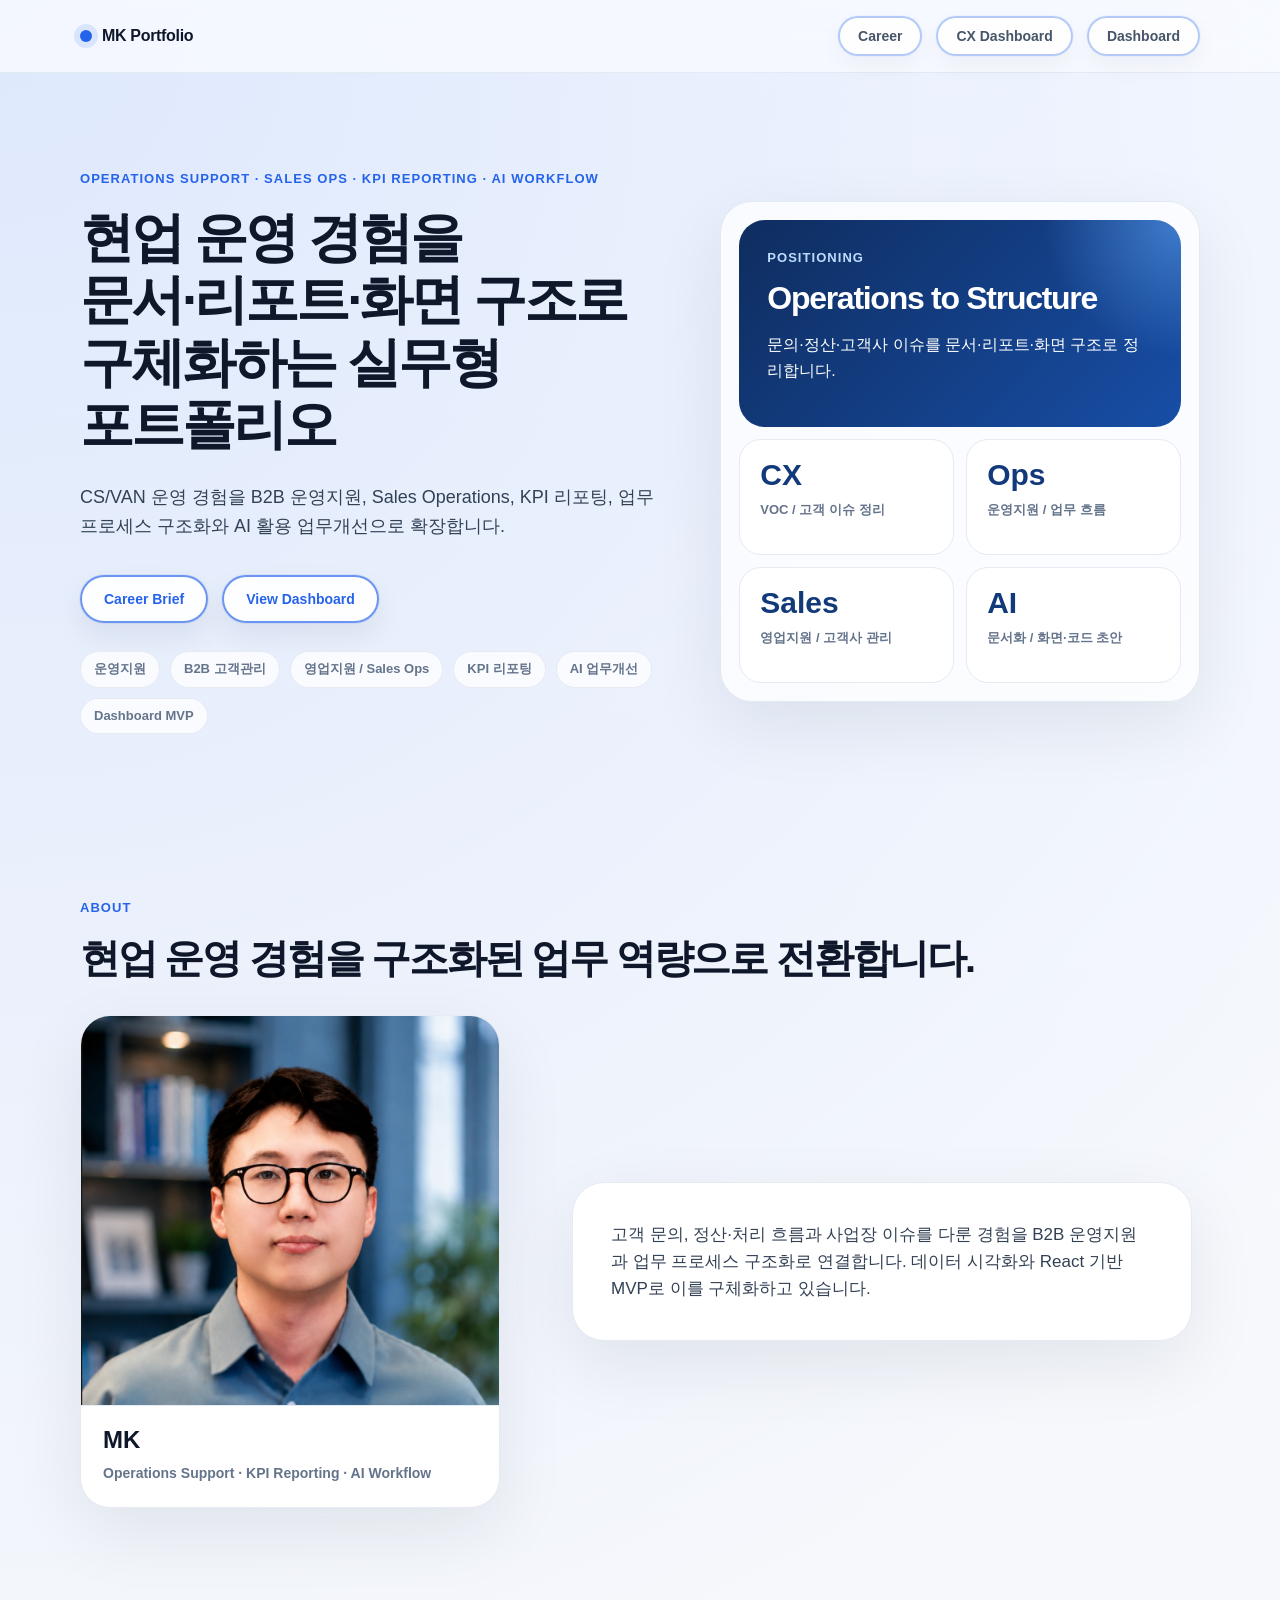
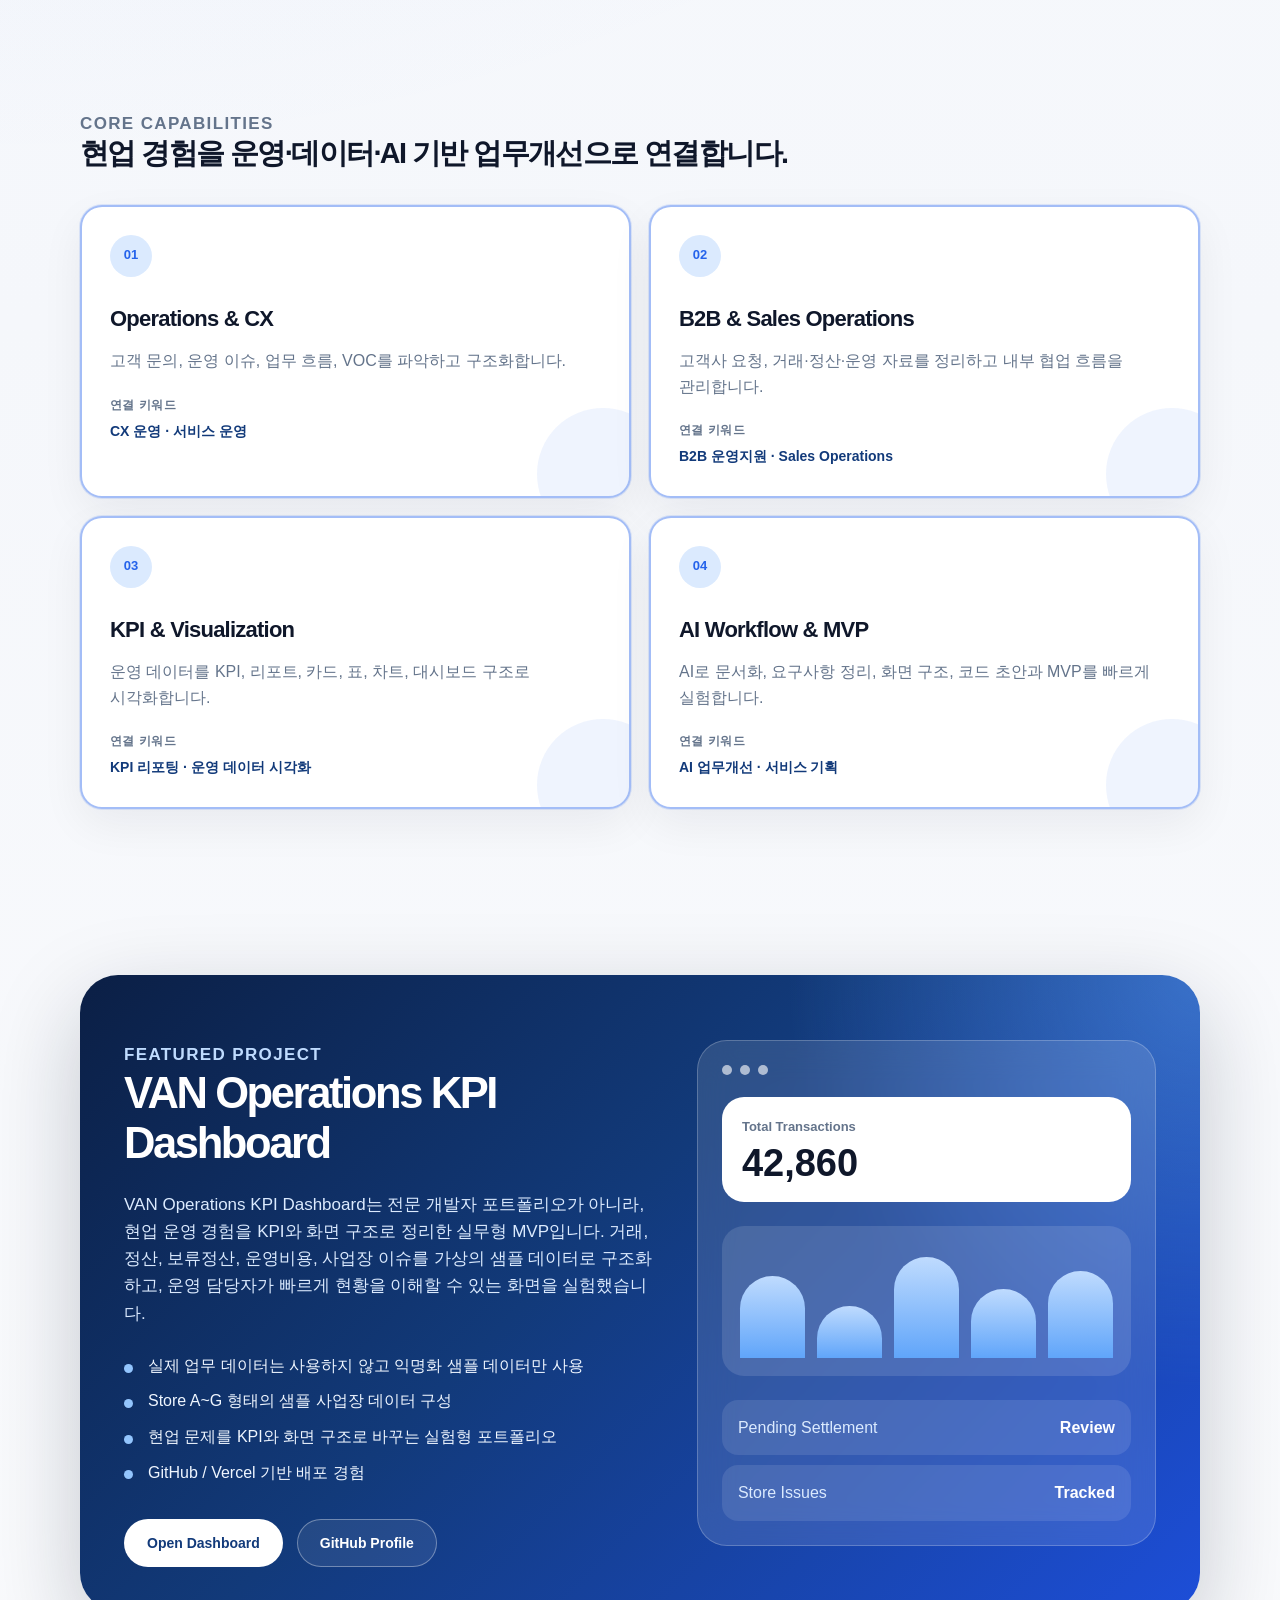
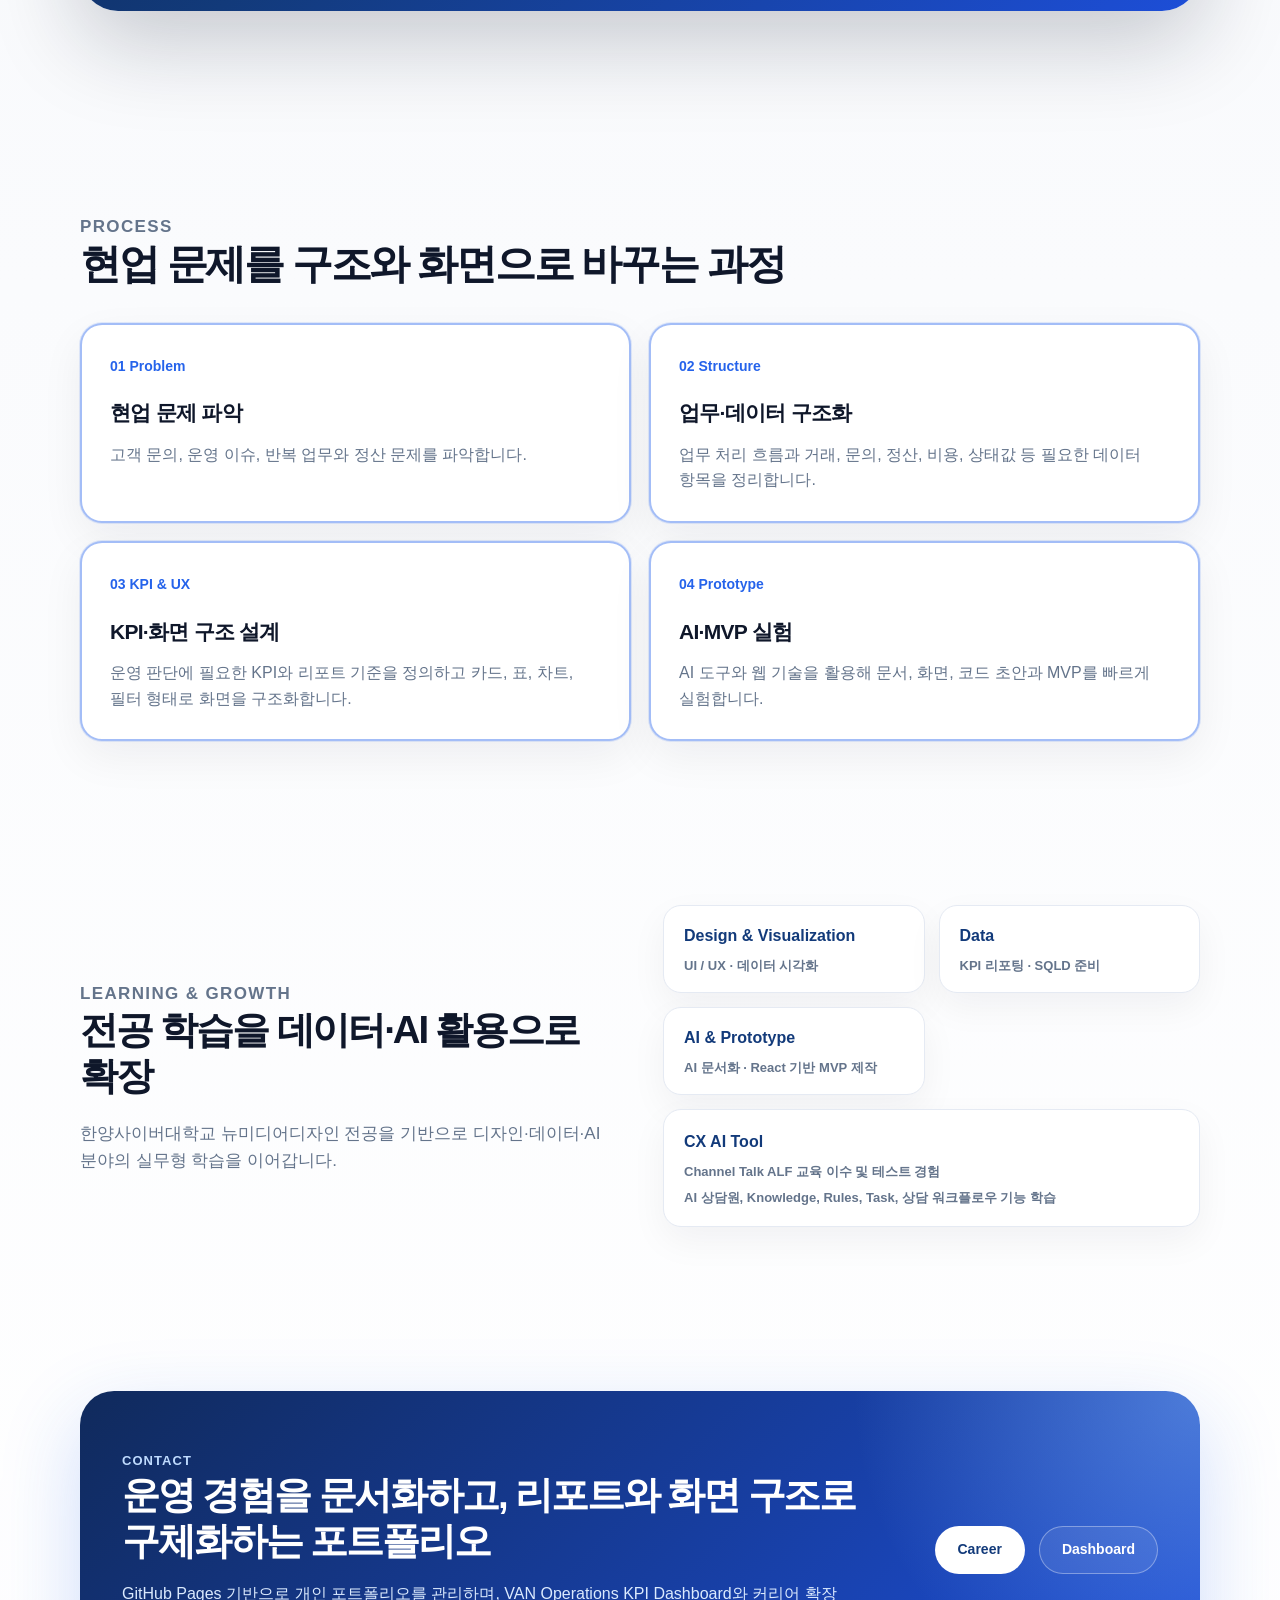
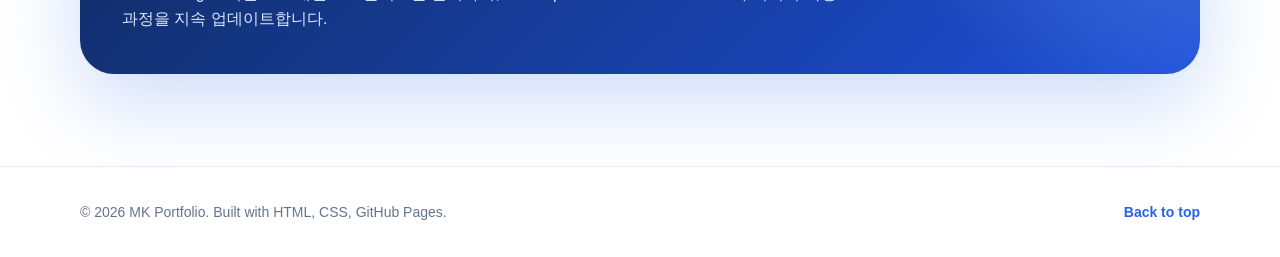
<file: index.html>
<!DOCTYPE html>
<html lang="ko">
<head>
  <meta charset="UTF-8" />
  <meta name="viewport" content="width=device-width, initial-scale=1.0" />

  <title>MK Portfolio | Operations, Workflow & AI</title>

  <meta
    name="description"
    content="CS/VAN 운영지원 경험을 바탕으로 B2B 운영지원, 영업지원, 고객사 운영관리, 업무 프로세스 개선, KPI 리포팅, 데이터 시각화, AI 활용 업무개선 역량을 연결하는 MK의 포트폴리오입니다."
  />

  <link rel="stylesheet" href="./style.css" />
</head>

<body>
  <header class="site-header">
    <div class="container header-inner">
      <a href="#top" class="logo">
        <span class="logo-dot"></span>
        MK Portfolio
      </a>

      <nav class="nav" aria-label="Portfolio navigation">
        <a href="career.html">Career</a>
        <a href="cx-improvement.html">CX Dashboard</a>
        <a
          href="https://van-operations-kpi-dashboard.vercel.app"
          target="_blank"
          rel="noreferrer"
        >
          Dashboard
        </a>
      </nav>
    </div>
  </header>

  <main id="top">
    <section class="hero section">
      <div class="container hero-grid">
        <div class="hero-content">
          <p class="eyebrow">Operations Support · Sales Ops · KPI Reporting · AI Workflow</p>

          <h1>
            현업 운영 경험을<br />
            문서·리포트·화면 구조로 구체화하는 실무형 포트폴리오
          </h1>

          <p class="hero-description">
            CS/VAN 운영 경험을 B2B 운영지원, Sales Operations, KPI 리포팅,
            업무 프로세스 구조화와 AI 활용 업무개선으로 확장합니다.
          </p>

          <div class="hero-actions">
            <a class="btn btn-primary" href="career.html">
              Career Brief
            </a>

            <a
              class="btn btn-secondary"
              href="https://van-operations-kpi-dashboard.vercel.app"
              target="_blank"
              rel="noreferrer"
            >
              View Dashboard
            </a>
          </div>

          <div class="hero-tags" aria-label="core keywords">
            <span>운영지원</span>
            <span>B2B 고객관리</span>
            <span>영업지원 / Sales Ops</span>
            <span>KPI 리포팅</span>
            <span>AI 업무개선</span>
            <span>Dashboard MVP</span>
          </div>
        </div>

        <aside class="hero-panel" aria-label="portfolio summary cards">
          <div class="panel-card panel-main">
            <p class="panel-label">Positioning</p>
            <h2>Operations to Structure</h2>
            <p>
              문의·정산·고객사 이슈를 문서·리포트·화면 구조로 정리합니다.
            </p>
          </div>

          <div class="metric-grid">
            <div class="metric-card">
              <strong>CX</strong>
              <span>VOC / 고객 이슈 정리</span>
            </div>

            <div class="metric-card">
              <strong>Ops</strong>
              <span>운영지원 / 업무 흐름</span>
            </div>

            <div class="metric-card">
              <strong>Sales</strong>
              <span>영업지원 / 고객사 관리</span>
            </div>

            <div class="metric-card">
              <strong>AI</strong>
              <span>문서화 / 화면·코드 초안</span>
            </div>
          </div>
        </aside>
      </div>
    </section>

    <section id="about" class="section about-section">
      <div class="container about-layout">
        <div class="about-heading">
          <p class="section-kicker">About</p>
          <h2>현업 운영 경험을 구조화된 업무 역량으로 전환합니다.</h2>
        </div>

        <div class="about-content-grid">
          <div class="profile-card">
            <img src="./images/profile.jpg" alt="MK profile photo" />
            <div>
              <strong>MK</strong>
              <span>Operations Support · KPI Reporting · AI Workflow</span>
            </div>
          </div>

          <div class="text-block about-text-card">
            <p>
              고객 문의, 정산·처리 흐름과 사업장 이슈를 다룬 경험을 B2B 운영지원과
              업무 프로세스 구조화로 연결합니다. 데이터 시각화와 React 기반 MVP로
              이를 구체화하고 있습니다.
            </p>
          </div>
        </div>
      </div>
    </section>

    <section id="capabilities" class="section">
      <div class="container">
        <div class="section-heading">
          <p class="section-kicker">CORE CAPABILITIES</p>
          <h2 class="one-line-title">현업 경험을 운영·데이터·AI 기반 업무개선으로 연결합니다.</h2>
        </div>

        <div class="card-grid">
          <article class="info-card">
            <span class="card-number">01</span>
            <h3>Operations &amp; CX</h3>
            <p>
              고객 문의, 운영 이슈, 업무 흐름, VOC를 파악하고 구조화합니다.
            </p>
            <p class="capability-keywords"><span>연결 키워드</span>CX 운영 · 서비스 운영</p>
          </article>

          <article class="info-card">
            <span class="card-number">02</span>
            <h3>B2B &amp; Sales Operations</h3>
            <p>
              고객사 요청, 거래·정산·운영 자료를 정리하고 내부 협업 흐름을 관리합니다.
            </p>
            <p class="capability-keywords"><span>연결 키워드</span>B2B 운영지원 · Sales Operations</p>
          </article>

          <article class="info-card">
            <span class="card-number">03</span>
            <h3>KPI &amp; Visualization</h3>
            <p>
              운영 데이터를 KPI, 리포트, 카드, 표, 차트, 대시보드 구조로 시각화합니다.
            </p>
            <p class="capability-keywords"><span>연결 키워드</span>KPI 리포팅 · 운영 데이터 시각화</p>
          </article>

          <article class="info-card">
            <span class="card-number">04</span>
            <h3>AI Workflow &amp; MVP</h3>
            <p>
              AI로 문서화, 요구사항 정리, 화면 구조, 코드 초안과 MVP를 빠르게 실험합니다.
            </p>
            <p class="capability-keywords"><span>연결 키워드</span>AI 업무개선 · 서비스 기획</p>
          </article>
        </div>
      </div>
    </section>

    <section id="project" class="section project-section">
      <div class="container">
        <div class="project-card">
          <div class="project-content">
            <p class="section-kicker light">Featured Project</p>

            <h2>VAN Operations KPI Dashboard</h2>

            <p>
              VAN Operations KPI Dashboard는 전문 개발자 포트폴리오가 아니라,
              현업 운영 경험을 KPI와 화면 구조로 정리한 실무형 MVP입니다.
              거래, 정산, 보류정산, 운영비용, 사업장 이슈를 가상의 샘플 데이터로
              구조화하고, 운영 담당자가 빠르게 현황을 이해할 수 있는 화면을 실험했습니다.
            </p>

            <ul class="project-list">
              <li>실제 업무 데이터는 사용하지 않고 익명화 샘플 데이터만 사용</li>
              <li>Store A~G 형태의 샘플 사업장 데이터 구성</li>
              <li>현업 문제를 KPI와 화면 구조로 바꾸는 실험형 포트폴리오</li>
              <li>GitHub / Vercel 기반 배포 경험</li>
            </ul>

            <div class="project-actions">
              <a
                class="btn btn-white"
                href="https://van-operations-kpi-dashboard.vercel.app"
                target="_blank"
                rel="noopener noreferrer"
              >
                Open Dashboard
              </a>

              <a
                class="btn btn-ghost"
                href="https://github.com/MyungKwan9"
                target="_blank"
                rel="noopener noreferrer"
              >
                GitHub Profile
              </a>
            </div>
          </div>

          <div class="dashboard-preview" aria-label="dashboard preview">
            <div class="preview-top">
              <span></span>
              <span></span>
              <span></span>
            </div>

            <div class="preview-stat">
              <p>Total Transactions</p>
              <strong>42,860</strong>
            </div>

            <div class="preview-bars">
              <span style="height: 72%;"></span>
              <span style="height: 45%;"></span>
              <span style="height: 88%;"></span>
              <span style="height: 60%;"></span>
              <span style="height: 76%;"></span>
            </div>

            <div class="preview-row">
              <span>Pending Settlement</span>
              <strong>Review</strong>
            </div>

            <div class="preview-row">
              <span>Store Issues</span>
              <strong>Tracked</strong>
            </div>
          </div>
        </div>
      </div>
    </section>

    <section id="process" class="section">
      <div class="container">
        <div class="section-heading">
          <p class="section-kicker">Process</p>
          <h2>현업 문제를 구조와 화면으로 바꾸는 과정</h2>
        </div>

        <div class="process-grid process-grid-four">
          <article class="process-card">
            <span>01 Problem</span>
            <h3>현업 문제 파악</h3>
            <p>
              고객 문의, 운영 이슈, 반복 업무와 정산 문제를 파악합니다.
            </p>
          </article>

          <article class="process-card">
            <span>02 Structure</span>
            <h3>업무·데이터 구조화</h3>
            <p>
              업무 처리 흐름과 거래, 문의, 정산, 비용, 상태값 등 필요한 데이터 항목을 정리합니다.
            </p>
          </article>

          <article class="process-card">
            <span>03 KPI &amp; UX</span>
            <h3>KPI·화면 구조 설계</h3>
            <p>
              운영 판단에 필요한 KPI와 리포트 기준을 정의하고 카드, 표, 차트, 필터 형태로 화면을 구조화합니다.
            </p>
          </article>

          <article class="process-card">
            <span>04 Prototype</span>
            <h3>AI·MVP 실험</h3>
            <p>
              AI 도구와 웹 기술을 활용해 문서, 화면, 코드 초안과 MVP를 빠르게 실험합니다.
            </p>
          </article>
        </div>
      </div>
    </section>

    <section class="section learning-section">
      <div class="container learning-grid">
        <div>
          <p class="section-kicker">Learning & Growth</p>
          <h2>전공 학습을 데이터·AI 활용으로 확장</h2>
          <p>
            한양사이버대학교 뉴미디어디자인 전공을 기반으로
            디자인·데이터·AI 분야의 실무형 학습을 이어갑니다.
          </p>
        </div>

        <div class="learning-list">
          <span class="learning-item">
            <strong>Design &amp; Visualization</strong>
            <small>UI / UX · 데이터 시각화</small>
          </span>
          <span class="learning-item">
            <strong>Data</strong>
            <small>KPI 리포팅 · SQLD 준비</small>
          </span>
          <span class="learning-item">
            <strong>AI &amp; Prototype</strong>
            <small>AI 문서화 · React 기반 MVP 제작</small>
          </span>
          <span class="learning-item learning-item-wide">
            <strong>CX AI Tool</strong>
            <small>Channel Talk ALF 교육 이수 및 테스트 경험</small>
            <small>AI 상담원, Knowledge, Rules, Task, 상담 워크플로우 기능 학습</small>
          </span>
        </div>
      </div>
    </section>

    <section id="contact" class="section contact-section">
      <div class="container contact-card">
        <div>
          <p class="section-kicker light">Contact</p>
          <h2>운영 경험을 문서화하고, 리포트와 화면 구조로 구체화하는 포트폴리오</h2>
          <p>
            GitHub Pages 기반으로 개인 포트폴리오를 관리하며,
            VAN Operations KPI Dashboard와 커리어 확장 과정을 지속 업데이트합니다.
          </p>
        </div>

        <div class="contact-actions">
          <a
            class="btn btn-white"
            href="career.html"
          >
            Career
          </a>

          <a
            class="btn btn-ghost"
            href="https://van-operations-kpi-dashboard.vercel.app"
            target="_blank"
            rel="noopener noreferrer"
          >
            Dashboard
          </a>
        </div>
      </div>
    </section>
  </main>

  <footer class="site-footer">
    <div class="container footer-inner">
      <p>© 2026 MK Portfolio. Built with HTML, CSS, GitHub Pages.</p>
      <a href="#top">Back to top</a>
    </div>
  </footer>
</body>
</html>
</file>
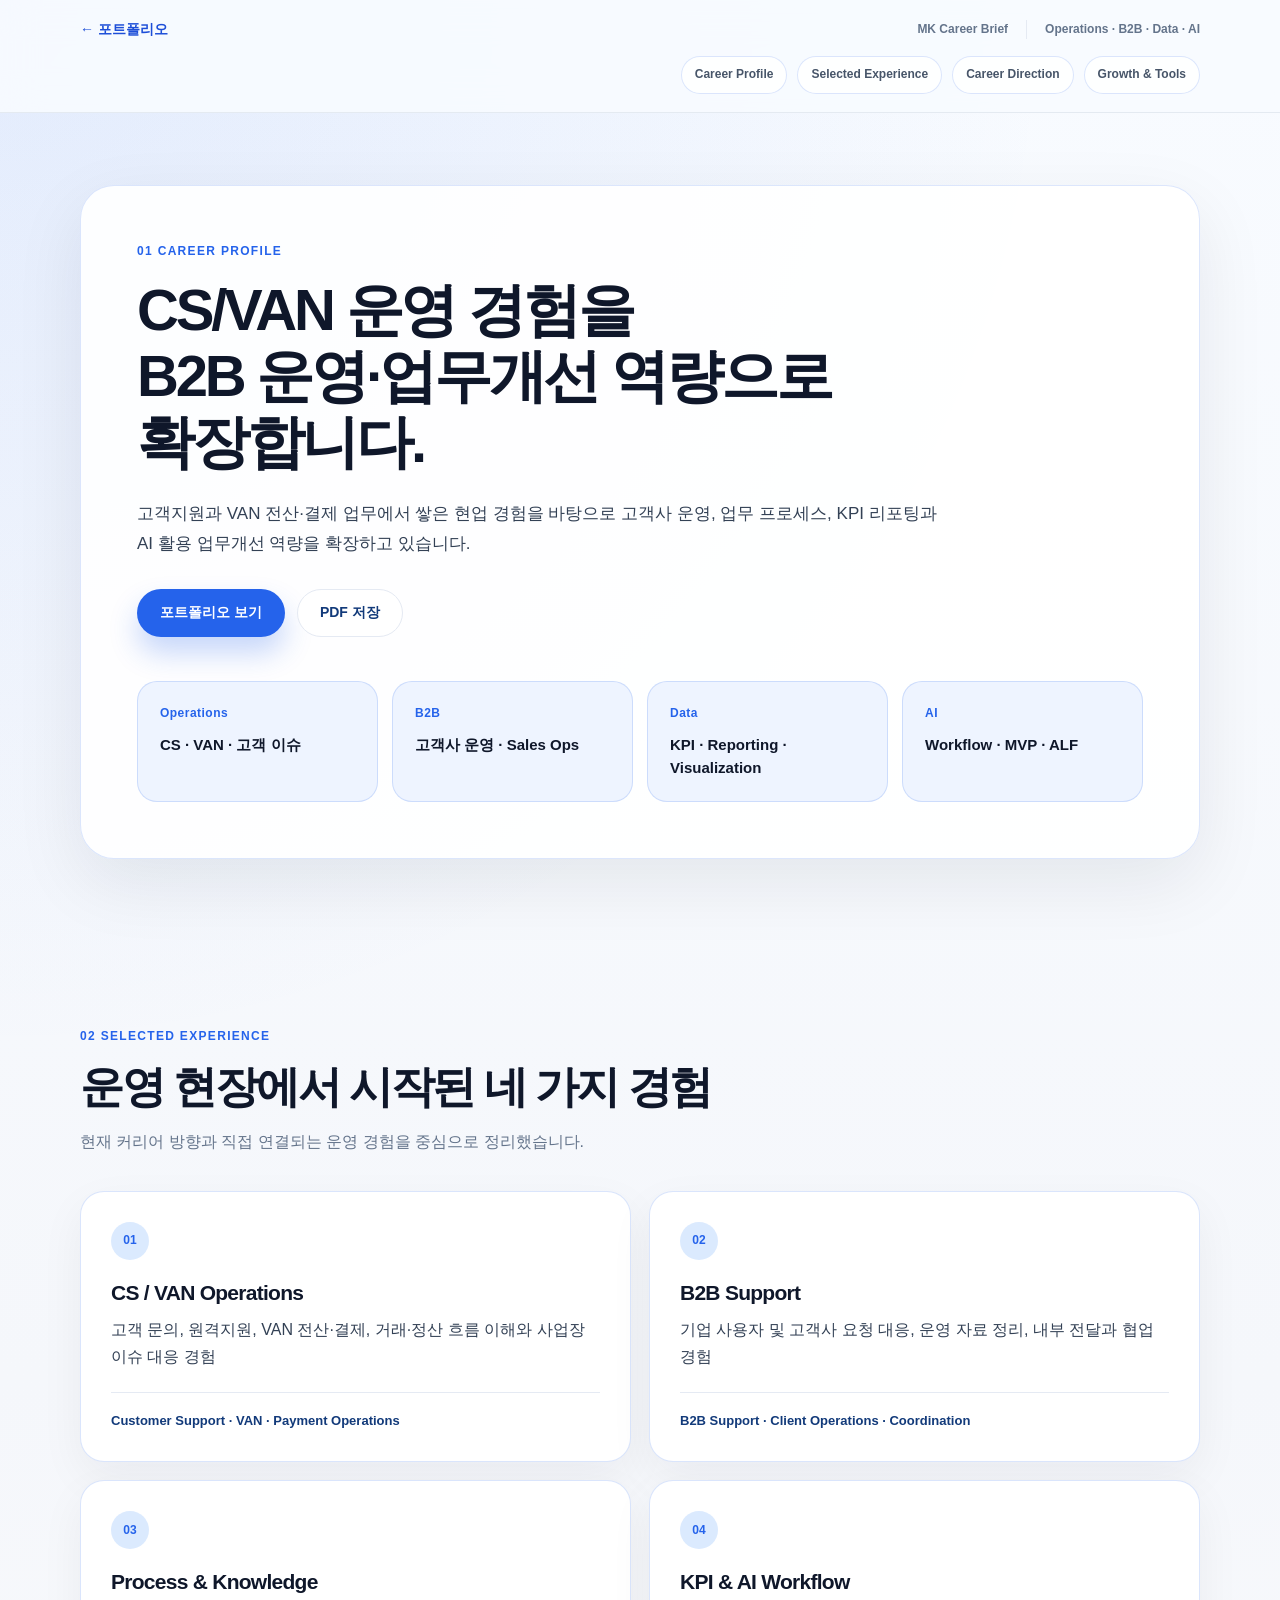
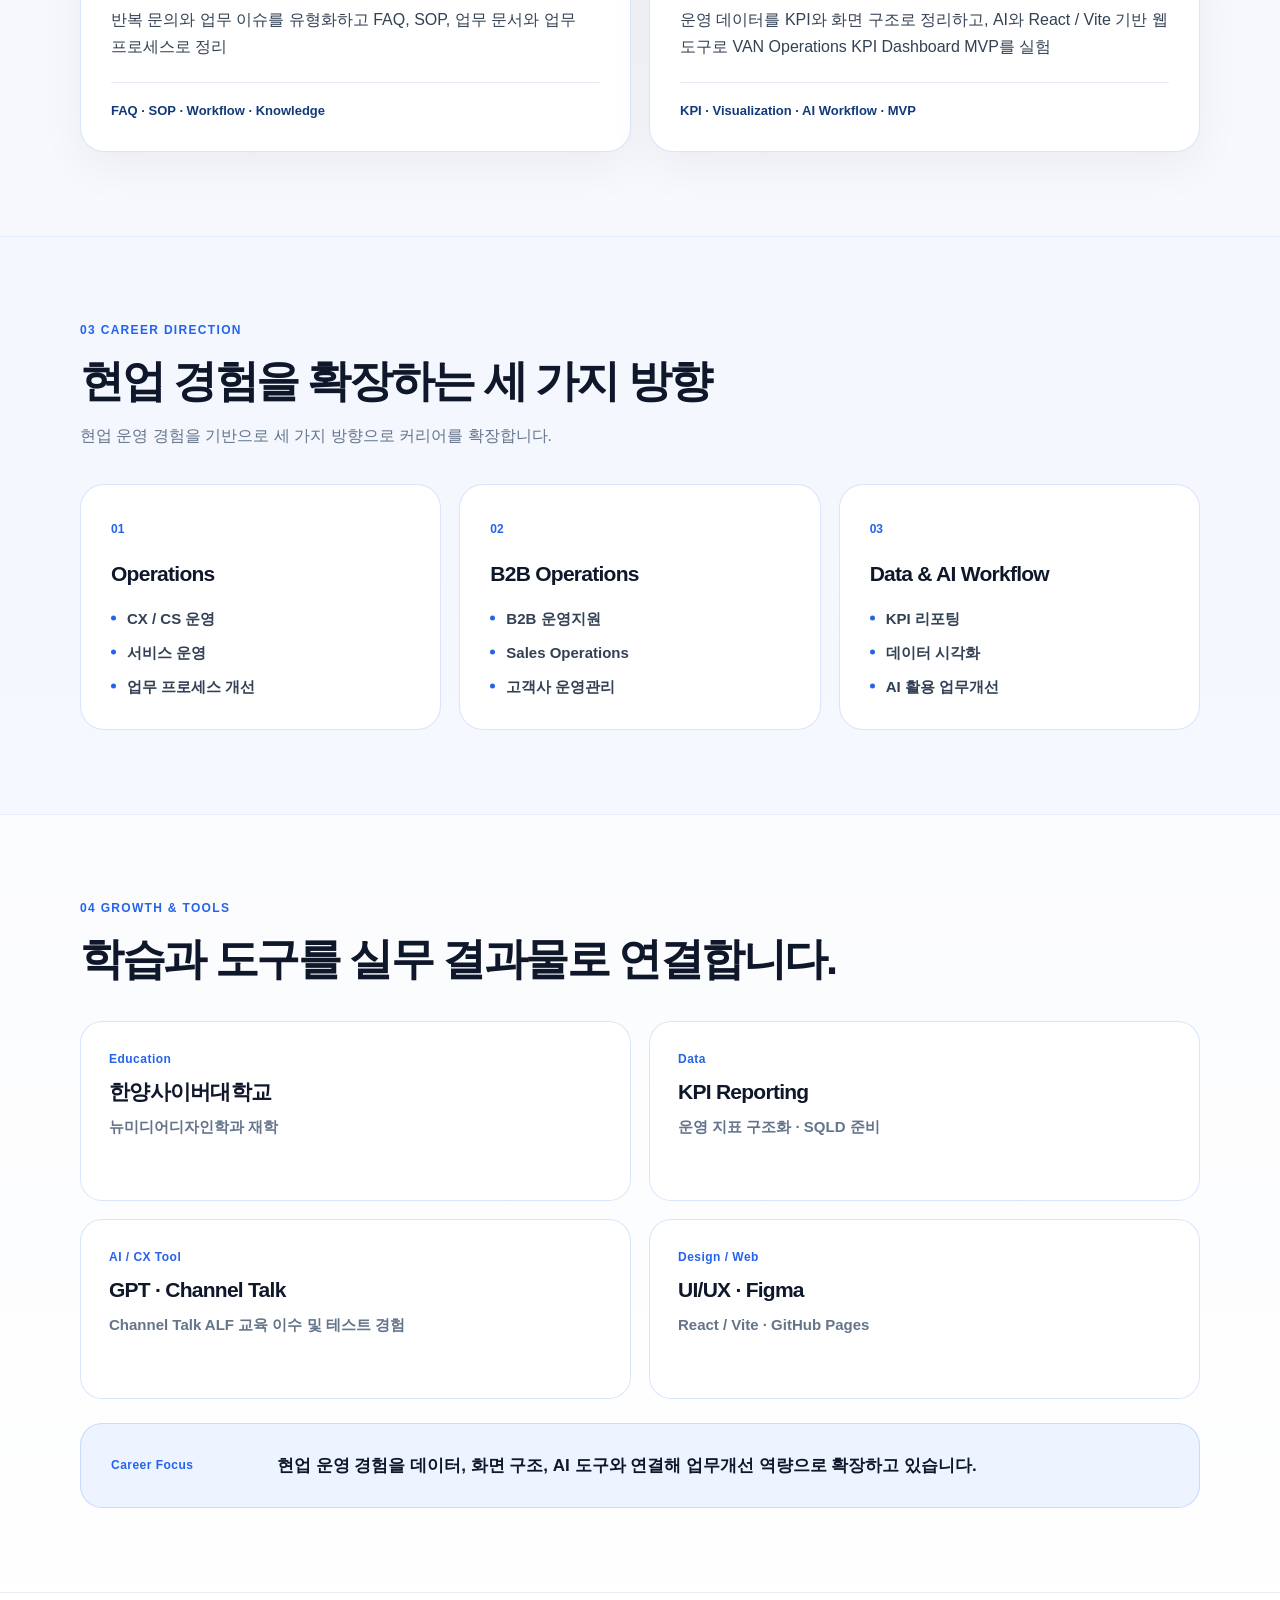
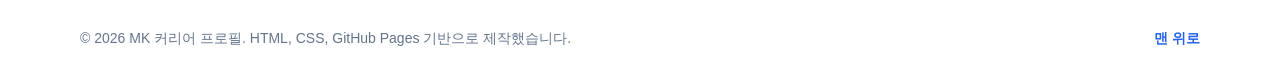
<file: career.html>
<!DOCTYPE html>
<html lang="ko">
<head>
  <meta charset="UTF-8" />
  <meta name="viewport" content="width=device-width, initial-scale=1.0" />

  <title>MK 커리어 프로필</title>

  <meta
    name="description"
    content="CS/VAN 운영 경험을 B2B 운영, 업무 프로세스 개선, KPI 리포팅과 AI 활용 역량으로 확장하는 MK의 커리어 프로필입니다."
  />

  <link rel="stylesheet" href="./style.css" />
</head>

<body class="career-page">
  <header class="career-shell-header">
    <div class="container career-shell-inner">
      <div class="career-shell-top">
        <a href="./index.html" class="career-back-link">← 포트폴리오</a>

        <div class="career-shell-meta" aria-label="페이지 정보">
          <span>MK Career Brief</span>
          <span>Operations · B2B · Data · AI</span>
        </div>
      </div>

      <nav class="career-shell-nav" aria-label="커리어 페이지 메뉴">
        <a href="#profile">Career Profile</a>
        <a href="#experience">Selected Experience</a>
        <a href="#direction">Career Direction</a>
        <a href="#growth">Growth &amp; Tools</a>
      </nav>
    </div>
  </header>

  <main id="top">
    <section id="profile" class="career-hero section">
      <div class="container">
        <div class="career-hero-panel">
          <div class="career-hero-copy">
            <p class="career-section-index">01 CAREER PROFILE</p>
            <h1>CS/VAN 운영 경험을<br />B2B 운영·업무개선 역량으로 확장합니다.</h1>
            <p class="career-hero-description">
              고객지원과 VAN 전산·결제 업무에서 쌓은 현업 경험을 바탕으로 고객사 운영,
              업무 프로세스, KPI 리포팅과 AI 활용 업무개선 역량을 확장하고 있습니다.
            </p>

            <div class="career-hero-actions">
              <a class="btn btn-primary" href="./index.html">포트폴리오 보기</a>
              <button class="btn btn-secondary no-print" type="button" onclick="window.print()">PDF 저장</button>
            </div>
          </div>

          <div class="career-focus-grid" aria-label="핵심 커리어 영역">
            <article class="career-focus-card">
              <span>Operations</span>
              <strong>CS · VAN · 고객 이슈</strong>
            </article>

            <article class="career-focus-card">
              <span>B2B</span>
              <strong>고객사 운영 · Sales Ops</strong>
            </article>

            <article class="career-focus-card">
              <span>Data</span>
              <strong>KPI · Reporting · Visualization</strong>
            </article>

            <article class="career-focus-card">
              <span>AI</span>
              <strong>Workflow · MVP · ALF</strong>
            </article>
          </div>
        </div>
      </div>
    </section>

    <section id="experience" class="career-content-section section">
      <div class="container">
        <div class="career-section-heading">
          <p class="career-section-index">02 SELECTED EXPERIENCE</p>
          <h2>운영 현장에서 시작된 네 가지 경험</h2>
          <p>현재 커리어 방향과 직접 연결되는 운영 경험을 중심으로 정리했습니다.</p>
        </div>

        <div class="career-experience-grid">
          <article class="career-experience-card">
            <span class="career-card-number">01</span>
            <h3>CS / VAN Operations</h3>
            <p>고객 문의, 원격지원, VAN 전산·결제, 거래·정산 흐름 이해와 사업장 이슈 대응 경험</p>
            <strong>Customer Support · VAN · Payment Operations</strong>
          </article>

          <article class="career-experience-card">
            <span class="career-card-number">02</span>
            <h3>B2B Support</h3>
            <p>기업 사용자 및 고객사 요청 대응, 운영 자료 정리, 내부 전달과 협업 경험</p>
            <strong>B2B Support · Client Operations · Coordination</strong>
          </article>

          <article class="career-experience-card">
            <span class="career-card-number">03</span>
            <h3>Process &amp; Knowledge</h3>
            <p>반복 문의와 업무 이슈를 유형화하고 FAQ, SOP, 업무 문서와 업무 프로세스로 정리</p>
            <strong>FAQ · SOP · Workflow · Knowledge</strong>
          </article>

          <article class="career-experience-card">
            <span class="career-card-number">04</span>
            <h3>KPI &amp; AI Workflow</h3>
            <p>운영 데이터를 KPI와 화면 구조로 정리하고, AI와 React / Vite 기반 웹 도구로 VAN Operations KPI Dashboard MVP를 실험</p>
            <strong>KPI · Visualization · AI Workflow · MVP</strong>
          </article>
        </div>
      </div>
    </section>

    <section id="direction" class="career-content-section career-section-soft section">
      <div class="container">
        <div class="career-section-heading">
          <p class="career-section-index">03 CAREER DIRECTION</p>
          <h2>현업 경험을 확장하는 세 가지 방향</h2>
          <p>현업 운영 경험을 기반으로 세 가지 방향으로 커리어를 확장합니다.</p>
        </div>

        <div class="career-direction-grid">
          <article class="career-direction-card">
            <span>01</span>
            <h3>Operations</h3>
            <ul>
              <li>CX / CS 운영</li>
              <li>서비스 운영</li>
              <li>업무 프로세스 개선</li>
            </ul>
          </article>

          <article class="career-direction-card">
            <span>02</span>
            <h3>B2B Operations</h3>
            <ul>
              <li>B2B 운영지원</li>
              <li>Sales Operations</li>
              <li>고객사 운영관리</li>
            </ul>
          </article>

          <article class="career-direction-card">
            <span>03</span>
            <h3>Data &amp; AI Workflow</h3>
            <ul>
              <li>KPI 리포팅</li>
              <li>데이터 시각화</li>
              <li>AI 활용 업무개선</li>
            </ul>
          </article>
        </div>
      </div>
    </section>

    <section id="growth" class="career-content-section section">
      <div class="container">
        <div class="career-section-heading">
          <p class="career-section-index">04 GROWTH &amp; TOOLS</p>
          <h2>학습과 도구를 실무 결과물로 연결합니다.</h2>
        </div>

        <div class="career-growth-grid">
          <article class="career-growth-card">
            <span>Education</span>
            <h3>한양사이버대학교</h3>
            <p>뉴미디어디자인학과 재학</p>
          </article>

          <article class="career-growth-card">
            <span>Data</span>
            <h3>KPI Reporting</h3>
            <p>운영 지표 구조화 · SQLD 준비</p>
          </article>

          <article class="career-growth-card">
            <span>AI / CX Tool</span>
            <h3>GPT · Channel Talk</h3>
            <p>Channel Talk ALF 교육 이수 및 테스트 경험</p>
          </article>

          <article class="career-growth-card">
            <span>Design / Web</span>
            <h3>UI/UX · Figma</h3>
            <p>React / Vite · GitHub Pages</p>
          </article>
        </div>

        <div class="career-closing-note">
          <span>Career Focus</span>
          <p>현업 운영 경험을 데이터, 화면 구조, AI 도구와 연결해 업무개선 역량으로 확장하고 있습니다.</p>
        </div>
      </div>
    </section>
  </main>

  <footer class="site-footer">
    <div class="container footer-inner">
      <p>© 2026 MK 커리어 프로필. HTML, CSS, GitHub Pages 기반으로 제작했습니다.</p>
      <a href="#top">맨 위로</a>
    </div>
  </footer>
</body>
</html>
</file>
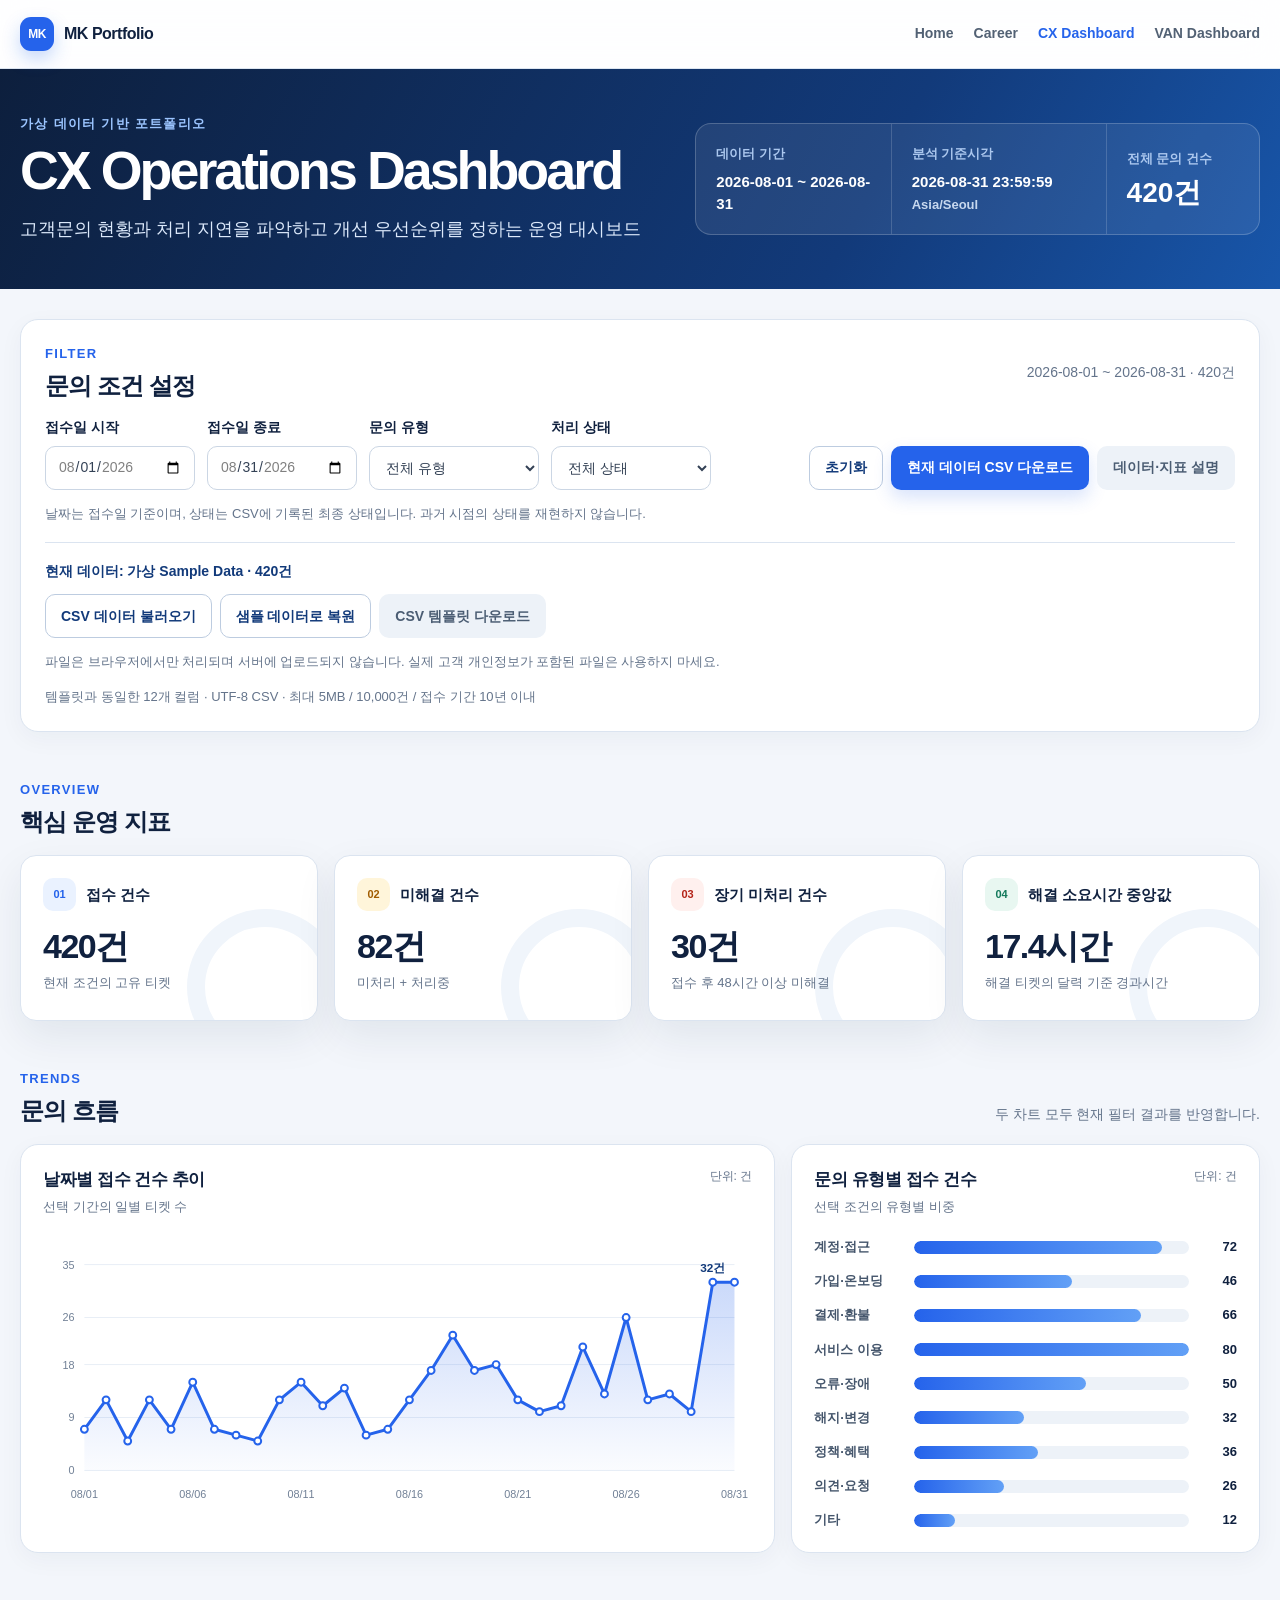
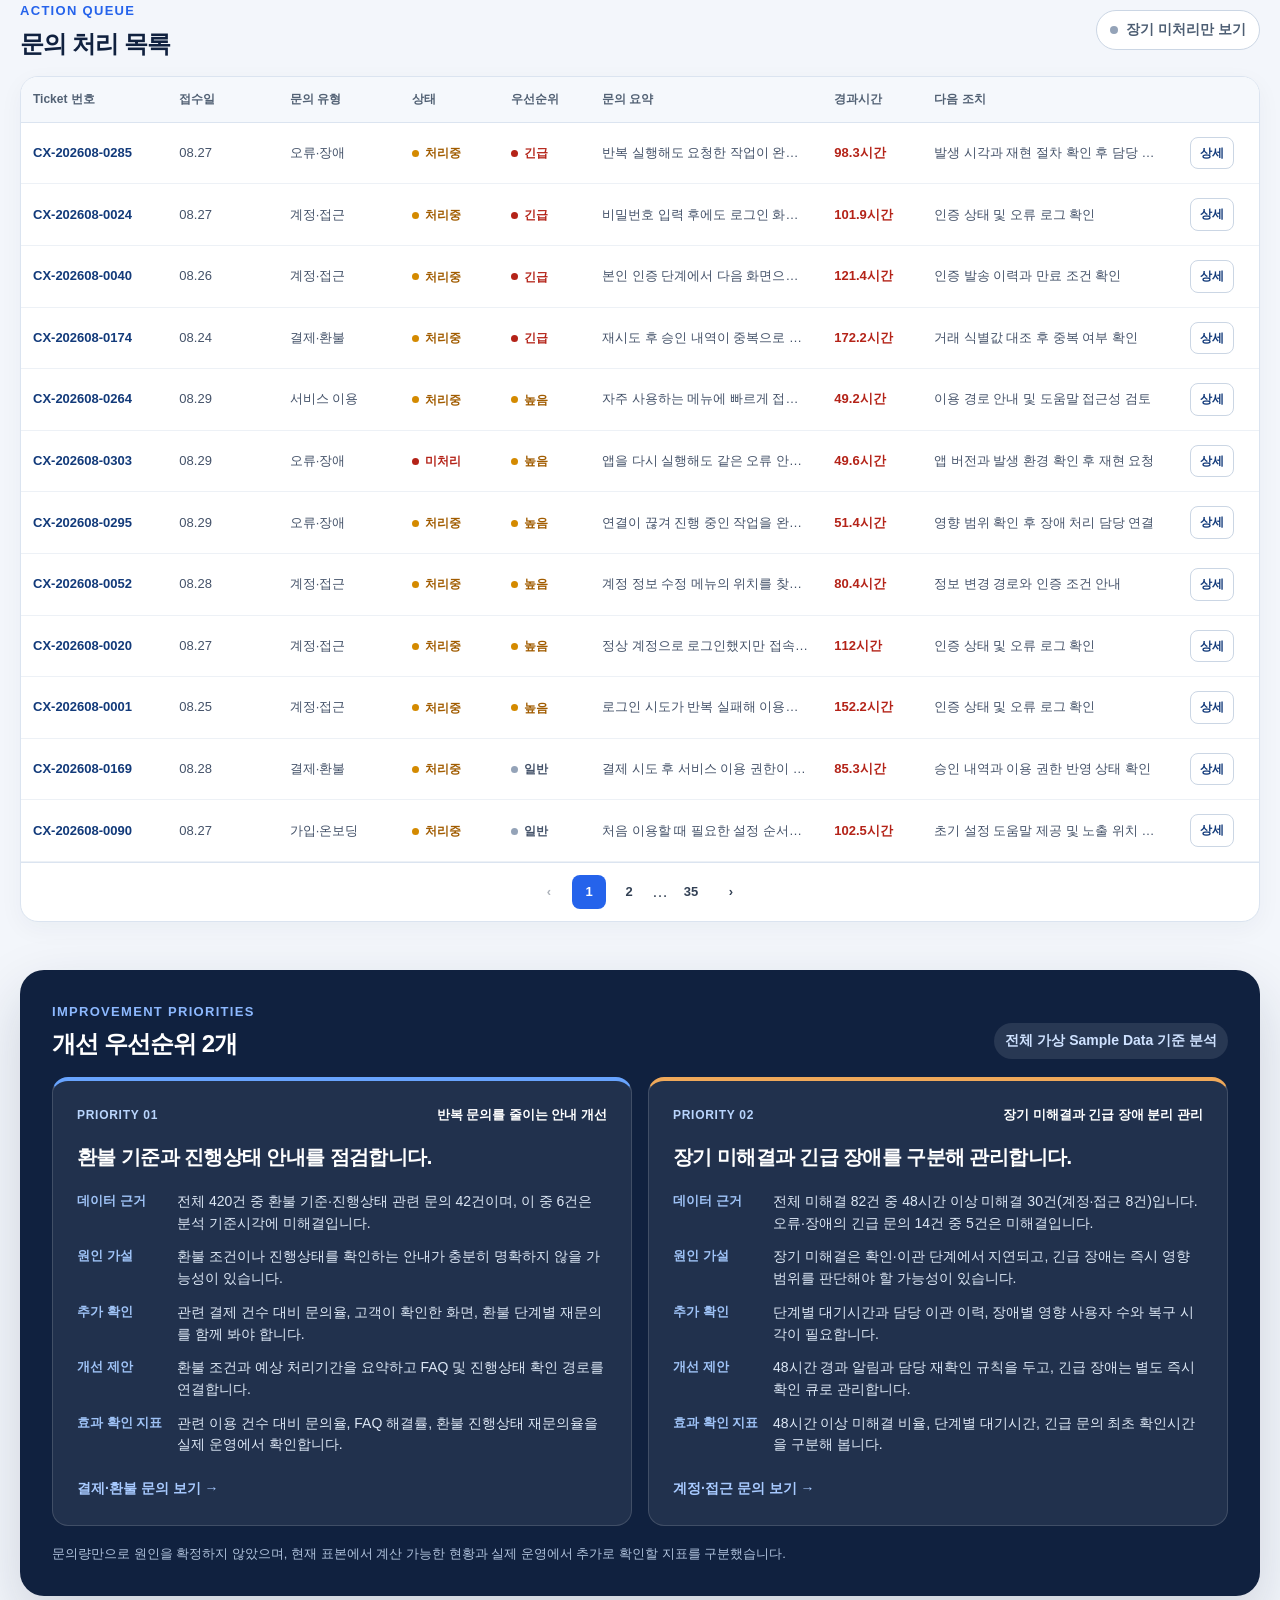
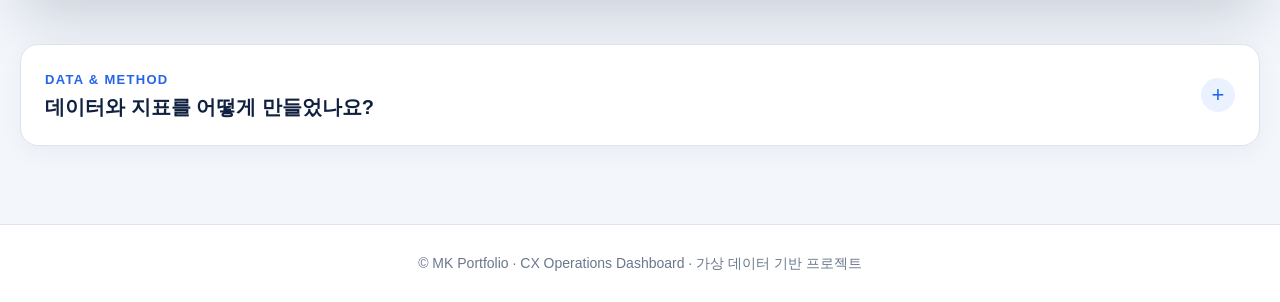
<file: cx-improvement.html>
<!DOCTYPE html>
<html lang="ko">
<head>
  <meta charset="UTF-8" />
  <meta name="viewport" content="width=device-width, initial-scale=1.0" />
  <title>CX Operations Dashboard | MK Portfolio</title>
  <meta name="description" content="가상의 고객문의 CSV를 기반으로 문의 유형, 미해결 티켓, 처리 지연과 개선 우선순위를 탐색하는 CX 운영 대시보드입니다." />
  <link rel="icon" href="data:," />
  <link rel="stylesheet" href="./cx-improvement.css?v=8" />
</head>

<body>
  <a class="skip-link" href="#dashboard-main">본문으로 바로가기</a>
  <div class="cx-page">
    <header class="cx-header">
      <div class="cx-container cx-header-inner">
        <a class="cx-logo" href="index.html" aria-label="MK Portfolio 홈">
          <span class="cx-logo-mark" aria-hidden="true">MK</span><span>MK Portfolio</span>
        </a>
        <nav class="cx-nav" aria-label="Portfolio navigation">
          <a href="index.html">Home</a>
          <a href="career.html">Career</a>
          <a class="cx-active" href="cx-improvement.html" aria-current="page">CX Dashboard</a>
          <a href="https://van-operations-kpi-dashboard.vercel.app" target="_blank" rel="noreferrer">VAN Dashboard</a>
        </nav>
      </div>
    </header>

    <main id="dashboard-main">
      <section class="dashboard-intro">
        <div class="cx-container intro-layout">
          <div class="intro-copy">
            <p class="eyebrow" id="datasetEyebrow">가상 데이터 기반 포트폴리오</p>
            <h1>CX Operations Dashboard</h1>
            <p class="intro-description">고객문의 현황과 처리 지연을 파악하고 개선 우선순위를 정하는 운영 대시보드</p>
          </div>
          <dl class="dataset-meta" aria-label="데이터 분석 정보">
            <div><dt>데이터 기간</dt><dd id="datasetPeriod">2026-08-01 ~ 2026-08-31</dd></div>
            <div><dt>분석 기준시각</dt><dd><span id="analysisDisplay">2026-08-31 23:59:59</span><br /><span>Asia/Seoul</span></dd></div>
            <div class="meta-total"><dt>전체 문의 건수</dt><dd id="sourceTotal">불러오는 중</dd></div>
          </dl>
        </div>
      </section>

      <div class="cx-container dashboard-stack">
        <section class="filter-panel" aria-labelledby="filter-title">
          <div class="section-heading compact-heading">
            <div><p class="section-kicker">FILTER</p><h2 id="filter-title">문의 조건 설정</h2></div>
            <p id="filterSummary" class="result-summary" aria-live="polite">CSV 데이터를 불러오고 있습니다.</p>
          </div>
          <form id="ticketFilters" class="filter-grid">
            <label class="field"><span>접수일 시작</span><input id="startDate" name="startDate" type="date" min="2026-08-01" max="2026-08-31" value="2026-08-01" /></label>
            <label class="field"><span>접수일 종료</span><input id="endDate" name="endDate" type="date" min="2026-08-01" max="2026-08-31" value="2026-08-31" /></label>
            <label class="field"><span>문의 유형</span><select id="categoryFilter" name="category"><option value="all">전체 유형</option><option>계정·접근</option><option>가입·온보딩</option><option>결제·환불</option><option>서비스 이용</option><option>오류·장애</option><option>해지·변경</option><option>정책·혜택</option><option>의견·요청</option><option>기타</option></select></label>
            <label class="field"><span>처리 상태</span><select id="statusFilter" name="status"><option value="all">전체 상태</option><option>미처리</option><option>처리중</option><option>해결</option></select></label>
            <div class="filter-actions" aria-label="필터 및 데이터 작업">
              <button id="resetFilters" class="button button-secondary" type="button">초기화</button>
              <a id="downloadCsv" class="button button-primary" href="./data/cx-tickets-2026-08.csv" download>현재 데이터 CSV 다운로드</a>
              <button id="openMethod" class="button button-quiet" type="button">데이터·지표 설명</button>
            </div>
          </form>
          <p class="filter-note">날짜는 접수일 기준이며, 상태는 CSV에 기록된 최종 상태입니다. 과거 시점의 상태를 재현하지 않습니다.</p>
          <div class="data-tools" aria-label="CSV 데이터 선택">
            <p id="datasetStatus" class="dataset-status" role="status">현재 데이터: 가상 Sample Data · 불러오는 중</p>
            <div class="data-actions">
              <button id="importCsv" class="button button-secondary" type="button">CSV 데이터 불러오기</button>
              <input id="csvFile" type="file" accept=".csv,text/csv" aria-label="분석할 CSV 파일 선택" hidden />
              <button id="restoreSample" class="button button-secondary" type="button">샘플 데이터로 복원</button>
              <a class="button button-quiet" href="./data/cx-tickets-template.csv" download>CSV 템플릿 다운로드</a>
            </div>
            <p class="filter-note">파일은 브라우저에서만 처리되며 서버에 업로드되지 않습니다. 실제 고객 개인정보가 포함된 파일은 사용하지 마세요.</p>
            <p class="filter-note">템플릿과 동일한 12개 컬럼 · UTF-8 CSV · 최대 5MB / 10,000건 / 접수 기간 10년 이내</p>
            <form id="analysisForm" class="analysis-controls" hidden>
              <label class="field" for="analysisInput"><span>분석 기준시각 (Asia/Seoul)</span><input id="analysisInput" type="datetime-local" step="1" required aria-describedby="analysisHelp analysisError" /></label>
              <button class="button button-secondary" type="submit">기준시각 적용</button>
              <p id="analysisHelp" class="filter-note">기본값은 CSV의 가장 최근 이벤트가 발생한 날의 23:59:59입니다. CSV의 모든 이벤트 이후로 설정해 주세요. 장기 미처리와 경과시간에 적용되며 티켓 상태는 바뀌지 않습니다.</p>
            </form>
            <p id="analysisError" class="data-error" role="alert" hidden></p>
            <p id="csvMessage" class="filter-note" role="status" hidden></p>
            <p id="csvError" class="data-error" role="alert" hidden></p>
          </div>
        </section>

        <section aria-labelledby="kpi-title">
          <div class="section-heading"><div><p class="section-kicker">OVERVIEW</p><h2 id="kpi-title">핵심 운영 지표</h2></div></div>
          <div class="kpi-grid" aria-live="polite" aria-busy="true" id="kpiGrid">
            <article class="kpi-card"><div class="kpi-label"><span class="kpi-icon blue" aria-hidden="true">01</span><span>접수 건수</span></div><strong id="kpiTotal">—</strong><p>현재 조건의 고유 티켓</p></article>
            <article class="kpi-card"><div class="kpi-label"><span class="kpi-icon amber" aria-hidden="true">02</span><span>미해결 건수</span></div><strong id="kpiUnresolved">—</strong><p>미처리 + 처리중</p></article>
            <article class="kpi-card"><div class="kpi-label"><span class="kpi-icon red" aria-hidden="true">03</span><span>장기 미처리 건수</span></div><strong id="kpiAged">—</strong><p>접수 후 48시간 이상 미해결</p></article>
            <article class="kpi-card"><div class="kpi-label"><span class="kpi-icon green" aria-hidden="true">04</span><span>해결 소요시간 중앙값</span></div><strong id="kpiMedian">—</strong><p id="medianHelp">해결 티켓의 달력 기준 경과시간</p></article>
          </div>
        </section>

        <section aria-labelledby="trend-title">
          <div class="section-heading"><div><p class="section-kicker">TRENDS</p><h2 id="trend-title">문의 흐름</h2></div><p class="section-caption">두 차트 모두 현재 필터 결과를 반영합니다.</p></div>
          <div class="chart-grid">
            <article class="panel chart-panel">
              <div class="panel-heading"><div><h3>날짜별 접수 건수 추이</h3><p>선택 기간의 일별 티켓 수</p></div><span class="chart-unit">단위: 건</span></div>
              <div id="dailyChart" class="chart-frame" role="img" aria-label="날짜별 접수 건수 추이 차트"><div class="loading-block" aria-hidden="true"></div></div>
            </article>
            <article class="panel chart-panel">
              <div class="panel-heading"><div><h3>문의 유형별 접수 건수</h3><p>선택 조건의 유형별 비중</p></div><span class="chart-unit">단위: 건</span></div>
              <div id="categoryChart" class="bar-chart" role="img" aria-label="문의 유형별 접수 건수 막대 차트"><div class="loading-block" aria-hidden="true"></div></div>
            </article>
          </div>
        </section>

        <section aria-labelledby="ticket-list-title">
          <div class="section-heading ticket-heading">
            <div><p class="section-kicker">ACTION QUEUE</p><h2 id="ticket-list-title">문의 처리 목록</h2></div>
            <button id="agedOnly" class="toggle-button" type="button" aria-pressed="false"><span aria-hidden="true"></span> 장기 미처리만 보기</button>
          </div>
          <div class="panel table-panel">
            <div class="table-scroll" tabindex="0" aria-label="문의 처리 목록 가로 스크롤 영역">
              <table>
                <thead><tr><th scope="col">Ticket 번호</th><th scope="col">접수일</th><th scope="col">문의 유형</th><th scope="col">상태</th><th scope="col">우선순위</th><th scope="col">문의 요약</th><th scope="col">경과시간</th><th scope="col">다음 조치</th><th scope="col" aria-label="상세 보기"></th></tr></thead>
                <tbody id="ticketRows"><tr><td class="table-message" colspan="9">문의 데이터를 불러오고 있습니다.</td></tr></tbody>
              </table>
            </div>
            <div id="emptyState" class="empty-state" hidden><strong>조건에 맞는 문의가 없습니다.</strong><p>기간이나 문의 유형, 처리 상태를 변경해 보세요.</p><button class="button button-secondary" type="button" data-reset>필터 초기화</button></div>
            <div id="loadError" class="error-state" role="alert" hidden><strong>CSV 데이터를 불러오지 못했습니다.</strong><p>페이지를 새로고침하거나 로컬 웹 서버 실행 상태를 확인해 주세요.</p><button id="retryLoad" class="button button-secondary" type="button">다시 시도</button></div>
            <nav id="pagination" class="pagination" aria-label="문의 목록 페이지 이동"></nav>
          </div>
        </section>

        <section class="priority-section" aria-labelledby="priority-title">
          <div class="section-heading"><div><p class="section-kicker">IMPROVEMENT PRIORITIES</p><h2 id="priority-title">개선 우선순위 2개</h2></div><p id="evidenceScope" class="section-caption emphasis">전체 가상 Sample Data 기준 분석</p></div>
          <div class="priority-grid">
            <article class="priority-card">
              <div class="priority-topline"><span>Priority 01</span><strong>반복 문의를 줄이는 안내 개선</strong></div>
              <h3 id="paymentTitle">환불 기준과 진행상태 안내를 점검합니다.</h3>
              <dl class="priority-details">
                <div><dt>데이터 근거</dt><dd id="paymentEvidence">전체 표본에서 관련 문의를 계산하고 있습니다.</dd></div>
                <div><dt>원인 가설</dt><dd>환불 조건이나 진행상태를 확인하는 안내가 충분히 명확하지 않을 가능성이 있습니다.</dd></div>
                <div><dt>추가 확인</dt><dd>관련 결제 건수 대비 문의율, 고객이 확인한 화면, 환불 단계별 재문의를 함께 봐야 합니다.</dd></div>
                <div><dt>개선 제안</dt><dd>환불 조건과 예상 처리기간을 요약하고 FAQ 및 진행상태 확인 경로를 연결합니다.</dd></div>
                <div><dt>효과 확인 지표</dt><dd>관련 이용 건수 대비 문의율, FAQ 해결률, 환불 진행상태 재문의율을 실제 운영에서 확인합니다.</dd></div>
              </dl>
              <button class="text-button" type="button" data-category="결제·환불">결제·환불 문의 보기 <span aria-hidden="true">→</span></button>
            </article>
            <article class="priority-card priority-card-alert">
              <div class="priority-topline"><span>Priority 02</span><strong>장기 미해결과 긴급 장애 분리 관리</strong></div>
              <h3 id="delayTitle">장기 미해결과 긴급 장애를 구분해 관리합니다.</h3>
              <dl class="priority-details">
                <div><dt>데이터 근거</dt><dd id="delayEvidence">전체 표본에서 관련 문의를 계산하고 있습니다.</dd></div>
                <div><dt>원인 가설</dt><dd>장기 미해결은 확인·이관 단계에서 지연되고, 긴급 장애는 즉시 영향 범위를 판단해야 할 가능성이 있습니다.</dd></div>
                <div><dt>추가 확인</dt><dd>단계별 대기시간과 담당 이관 이력, 장애별 영향 사용자 수와 복구 시각이 필요합니다.</dd></div>
                <div><dt>개선 제안</dt><dd>48시간 경과 알림과 담당 재확인 규칙을 두고, 긴급 장애는 별도 즉시 확인 큐로 관리합니다.</dd></div>
                <div><dt>효과 확인 지표</dt><dd>48시간 이상 미해결 비율, 단계별 대기시간, 긴급 문의 최초 확인시간을 구분해 봅니다.</dd></div>
              </dl>
              <button class="text-button" type="button" data-category="계정·접근">계정·접근 문의 보기 <span aria-hidden="true">→</span></button>
            </article>
          </div>
          <p class="priority-disclaimer">문의량만으로 원인을 확정하지 않았으며, 현재 표본에서 계산 가능한 현황과 실제 운영에서 추가로 확인할 지표를 구분했습니다.</p>
          <p id="userEvidenceNote" class="priority-disclaimer" hidden>현재 사용자 CSV 전체에서 환불 기준·환불 진행상태(이전 형식의 결제 취소 안내 포함), 장기 미해결, 계정·접근(계정·로그인 포함), 오류·장애의 긴급 문의를 집계합니다. 두 제안은 검토용 가설이며, 사용자 CSV의 원인이나 실제 개선 순위를 자동으로 판정하지 않습니다. 0건은 해당 조건의 티켓이 없다는 뜻입니다.</p>
        </section>

        <section id="methodology" class="method-section" aria-labelledby="method-title">
          <details id="methodDetails" class="method-details">
            <summary><span><span class="section-kicker">DATA &amp; METHOD</span><strong id="method-title">데이터와 지표를 어떻게 만들었나요?</strong></span><span class="summary-icon" aria-hidden="true">+</span></summary>
            <div class="method-content">
              <p class="method-lead">본 프로젝트는 가상의 고객문의 데이터를 활용해 CX 운영 데이터 구조화와 지표 설계, 문제 탐색 및 개선 가설 수립 과정을 시각화한 Portfolio 프로젝트입니다.</p>
              <div class="method-grid">
                <article><h3>데이터 구조</h3><p>한 행은 메시지 한 개가 아니라 문의 티켓 한 건입니다. 티켓 번호, 접수·최초응답·해결 시각, 채널, 유형, 상태, 우선순위, 원인 태그와 다음 조치를 담았습니다.</p></article>
                <article><h3>KPI 정의</h3><p>접수 건수는 고유 티켓 수, 미해결은 미처리와 처리중의 합입니다. 장기 미처리는 분석 기준시각까지 48시간 이상 미해결인 건이며, 해결 소요시간 중앙값은 해결 티켓만 계산합니다.</p></article>
                <article><h3>분석 흐름</h3><p>CSV 정리 → 필터 적용 → KPI 계산 → 차트와 처리 목록 갱신 → 반복·지연 패턴 확인 → 운영 개선 가설 수립 순서로 구성했습니다.</p></article>
                <article><h3>한계와 활용 범위</h3><p>의도적으로 설계한 가상 패턴이며 실제 고객 행동이나 운영 성과를 뜻하지 않습니다. 48시간 기준은 이 프로젝트의 관리 기준이고 영업시간 SLA나 업계 표준이 아닙니다.</p></article>
              </div>
              <p class="ai-note">데이터 구조와 지표 기준, 화면 요구사항을 정의한 뒤 AI 지원을 활용해 구현과 검증을 진행했습니다. 실제 회사 데이터, 개인정보, 실시간 분석은 포함하지 않았습니다.</p>
              <p class="filter-note">사용자 CSV: 컬럼명은 템플릿과 동일하게 유지합니다. 날짜는 YYYY-MM-DD HH:mm:ss 형식(Asia/Seoul)이며 ISO 형식도 지원합니다. 상태는 미처리·처리중·해결, 유형·우선순위·채널은 샘플과 동일한 분류를 사용합니다. 최초응답·해결 시각은 해당 이벤트가 없을 때만 비웁니다. 파일과 분석 기준시각은 페이지 메모리에서만 유지되며 새로고침하면 샘플로 돌아갑니다.</p>
            </div>
          </details>
        </section>
      </div>
    </main>

    <footer class="cx-footer"><div class="cx-container">© MK Portfolio · CX Operations Dashboard · 가상 데이터 기반 프로젝트</div></footer>
  </div>

  <dialog id="ticketDialog" class="ticket-dialog" aria-labelledby="dialogTitle">
    <div class="dialog-head"><div><span class="section-kicker">TICKET DETAIL</span><h2 id="dialogTitle">문의 상세</h2></div><button id="closeDialog" class="icon-button" type="button" aria-label="상세 창 닫기">×</button></div>
    <div id="dialogContent" class="dialog-content"></div>
  </dialog>
  <script src="./cx-dashboard.js?v=5" defer></script>
</body>
</html>
</file>
<file: style.css>
:root {
  --bg: #f5f7fb;
  --surface: #ffffff;
  --surface-soft: #eef4ff;
  --navy: #0f172a;
  --blue-deep: #123a7a;
  --blue: #2563eb;
  --blue-light: #dbeafe;
  --text: #334155;
  --muted: #64748b;
  --line: #e5eaf3;
  --white: #ffffff;
  --shadow: 0 24px 70px rgba(15, 23, 42, 0.08);
  --radius-lg: 32px;
  --radius-md: 22px;
}

* {
  box-sizing: border-box;
}

html {
  scroll-behavior: smooth;
}

body {
  margin: 0;
  font-family: -apple-system, BlinkMacSystemFont, "Segoe UI", "Noto Sans KR",
    "Apple SD Gothic Neo", Arial, sans-serif;
  color: var(--text);
  background:
    radial-gradient(circle at top left, rgba(37, 99, 235, 0.12), transparent 34%),
    linear-gradient(180deg, #f8fbff 0%, var(--bg) 38%, #ffffff 100%);
  line-height: 1.6;
}

a {
  color: inherit;
  text-decoration: none;
}

.container {
  width: min(1120px, calc(100% - 40px));
  margin: 0 auto;
}

.section {
  padding: 92px 0;
}

/* Common header */

.site-header {
  position: sticky;
  top: 0;
  z-index: 20;
  border-bottom: 1px solid rgba(226, 232, 240, 0.9);
  background: rgba(248, 251, 255, 0.82);
  backdrop-filter: blur(18px);
}

.header-inner {
  min-height: 72px;
  display: flex;
  align-items: center;
  justify-content: space-between;
  gap: 28px;
}

.logo {
  display: inline-flex;
  align-items: center;
  gap: 10px;
  color: var(--navy);
  font-weight: 800;
  letter-spacing: -0.02em;
}

.logo-dot {
  width: 12px;
  height: 12px;
  border-radius: 999px;
  background: var(--blue);
  box-shadow: 0 0 0 6px rgba(37, 99, 235, 0.12);
}

.nav {
  display: flex;
  align-items: center;
  gap: 22px;
  color: var(--muted);
  font-size: 14px;
  font-weight: 700;
}

.nav a:hover {
  color: var(--blue);
}

/* Buttons */

.btn {
  display: inline-flex;
  align-items: center;
  justify-content: center;
  min-height: 48px;
  padding: 0 22px;
  border: 1px solid transparent;
  border-radius: 999px;
  font-size: 14px;
  font-weight: 800;
  cursor: pointer;
  transition:
    transform 0.2s ease,
    box-shadow 0.2s ease,
    background 0.2s ease,
    color 0.2s ease,
    border-color 0.2s ease;
}

.btn:hover {
  transform: translateY(-2px);
}

.btn-primary {
  color: var(--white);
  background: var(--blue);
  box-shadow: 0 16px 28px rgba(37, 99, 235, 0.25);
}

.btn-primary:hover {
  background: #1d4ed8;
}

.btn-secondary {
  color: var(--blue-deep);
  background: var(--white);
  border-color: var(--line);
}

.btn-secondary:hover {
  border-color: rgba(37, 99, 235, 0.35);
  box-shadow: var(--shadow);
}

.btn-white {
  color: var(--blue-deep);
  background: var(--white);
}

.btn-ghost {
  color: var(--white);
  border-color: rgba(255, 255, 255, 0.35);
  background: rgba(255, 255, 255, 0.08);
}

/* Portfolio hero */

.hero {
  padding-top: 96px;
}

.hero-grid {
  display: grid;
  grid-template-columns: minmax(0, 1.1fr) minmax(340px, 0.9fr);
  gap: 54px;
  align-items: center;
}

.eyebrow,
.section-kicker {
  margin: 0 0 16px;
  color: var(--blue);
  font-size: 13px;
  font-weight: 900;
  letter-spacing: 0.08em;
  text-transform: uppercase;
}

.section-kicker.light {
  color: #bfdbfe;
}

.hero h1,
.section-heading h2,
.two-column h2,
.project-card h2,
.learning-grid h2,
.learning-heading-center h2,
.contact-card h2 {
  margin: 0;
  color: var(--navy);
  line-height: 1.08;
  letter-spacing: -0.055em;
  word-break: keep-all;
}

.hero h1 {
  max-width: 820px;
  font-size: clamp(38px, 4.2vw, 58px);
  line-height: 1.16;
}

.hero-description {
  max-width: 690px;
  margin: 28px 0 0;
  color: var(--text);
  font-size: 18px;
  word-break: keep-all;
}

.hero-actions,
.project-actions,
.contact-actions,
.career-intro-actions {
  display: flex;
  flex-wrap: wrap;
  gap: 14px;
  margin-top: 34px;
}

.hero-tags {
  display: flex;
  flex-wrap: wrap;
  gap: 10px;
  margin-top: 28px;
}

.hero-tags span {
  min-height: 34px;
  padding: 7px 13px;
  border: 1px solid var(--line);
  border-radius: 999px;
  background: rgba(255, 255, 255, 0.75);
  color: var(--muted);
  font-size: 13px;
  font-weight: 700;
}

.hero-panel {
  padding: 18px;
  border: 1px solid rgba(226, 232, 240, 0.95);
  border-radius: var(--radius-lg);
  background: rgba(255, 255, 255, 0.72);
  box-shadow: var(--shadow);
}

.panel-card {
  padding: 28px;
  border-radius: 26px;
  background: var(--surface-soft);
}

.panel-main {
  color: var(--white);
  background:
    radial-gradient(circle at top right, rgba(96, 165, 250, 0.58), transparent 28%),
    linear-gradient(135deg, #0f2d5f 0%, #174ea6 100%);
}

.panel-label {
  margin: 0 0 12px;
  color: #bfdbfe;
  font-size: 13px;
  font-weight: 800;
  letter-spacing: 0.08em;
  text-transform: uppercase;
}

.panel-main h2 {
  margin: 0 0 12px;
  color: var(--white);
  font-size: 32px;
  line-height: 1.1;
  letter-spacing: -0.04em;
}

.metric-grid {
  display: grid;
  grid-template-columns: repeat(2, 1fr);
  gap: 12px;
  margin-top: 12px;
}

.metric-card {
  min-height: 116px;
  padding: 20px;
  border: 1px solid var(--line);
  border-radius: 22px;
  background: var(--white);
}

.metric-card strong {
  display: block;
  color: var(--blue-deep);
  font-size: 30px;
  line-height: 1;
}

.metric-card span {
  display: block;
  margin-top: 10px;
  color: var(--muted);
  font-size: 13px;
  font-weight: 700;
}

/* Common sections */

.about-section {
  padding-top: 72px;
}

.about-layout {
  display: grid;
  gap: 34px;
}

.about-heading {
  max-width: 100%;
}

.about-heading h2 {
  margin: 0;
  color: var(--navy);
  font-size: clamp(32px, 3.1vw, 44px);
  line-height: 1.16;
  letter-spacing: -0.055em;
  word-break: keep-all;
  white-space: nowrap;
}

.about-content-grid {
  display: grid;
  grid-template-columns: minmax(300px, 420px) minmax(0, 1fr);
  gap: 72px;
  align-items: center;
}

.two-column {
  display: grid;
  grid-template-columns: 0.88fr 1.12fr;
  gap: 70px;
  align-items: start;
}

.two-column h2,
.learning-grid h2 {
  font-size: clamp(30px, 3vw, 42px);
  line-height: 1.18;
}

.text-block {
  padding: 34px;
  border: 1px solid var(--line);
  border-radius: var(--radius-lg);
  background: var(--surface);
  box-shadow: var(--shadow);
}

.text-block p {
  margin: 0;
  font-size: 17px;
}

.text-block p + p {
  margin-top: 18px;
}

.profile-card {
  width: 100%;
  max-width: 420px;
  overflow: hidden;
  border: 1px solid var(--line);
  border-radius: 30px;
  background: var(--surface);
  box-shadow: var(--shadow);
}

.profile-card img {
  display: block;
  width: 100%;
  height: 390px;
  object-fit: cover;
  object-position: center;
  border-bottom: 1px solid var(--line);
}

.profile-card div {
  padding: 22px;
}

.profile-card strong {
  display: block;
  color: var(--navy);
  font-size: 24px;
  line-height: 1;
}

.profile-card span {
  display: block;
  margin-top: 10px;
  color: var(--muted);
  font-size: 14px;
  font-weight: 800;
}

.about-text-card {
  max-width: 620px;
  margin-top: 0;
  padding: 38px;
}

.section-heading {
  max-width: 760px;
  margin-bottom: 34px;
}

.section-heading h2 {
  font-size: clamp(30px, 3.2vw, 44px);
  line-height: 1.18;
}

.section-heading p {
  margin: 18px 0 0;
  color: var(--muted);
  font-size: 17px;
  word-break: keep-all;
}

#capabilities .section-heading {
  max-width: 100%;
}

#capabilities .section-heading h2 {
  white-space: nowrap;
  font-size: clamp(26px, 2.25vw, 34px);
}

#capabilities .card-grid {
  grid-template-columns: repeat(2, minmax(0, 1fr));
}

/* Cards */

.card-grid,
.process-grid {
  display: grid;
  grid-template-columns: repeat(3, 1fr);
  gap: 18px;
}

.process-grid-four {
  grid-template-columns: repeat(2, minmax(0, 1fr));
}

.info-card,
.process-card {
  position: relative;
  padding: 28px;
  border: 1.5px solid rgba(37, 99, 235, 0.22);
  border-radius: var(--radius-md);
  background: var(--surface);
  box-shadow: 0 16px 50px rgba(15, 23, 42, 0.05);
}

.info-card {
  min-height: 250px;
  overflow: hidden;
  cursor: pointer;
  transition:
    transform 0.22s ease,
    box-shadow 0.22s ease,
    border-color 0.22s ease,
    background 0.22s ease,
    color 0.22s ease;
}

.info-card::after {
  content: "";
  position: absolute;
  right: -40px;
  bottom: -44px;
  width: 132px;
  height: 132px;
  border-radius: 999px;
  background: rgba(37, 99, 235, 0.07);
}

.card-number {
  display: inline-flex;
  align-items: center;
  justify-content: center;
  width: 42px;
  height: 42px;
  border-radius: 999px;
  color: var(--blue);
  background: var(--blue-light);
  font-size: 13px;
  font-weight: 900;
}

.info-card h3,
.process-card h3 {
  margin: 24px 0 12px;
  color: var(--navy);
  font-size: 22px;
  letter-spacing: -0.035em;
}

.process-card h3 {
  margin-top: 18px;
  font-size: 21px;
}

.info-card p,
.process-card p {
  position: relative;
  z-index: 1;
  margin: 0;
  color: var(--muted);
  word-break: keep-all;
}

.capability-keywords {
  margin-top: 22px !important;
  color: var(--blue-deep) !important;
  font-size: 14px;
  font-weight: 800;
}

.capability-keywords span {
  display: block;
  margin-bottom: 5px;
  color: var(--muted);
  font-size: 12px;
  letter-spacing: 0.04em;
}

.process-card span {
  color: var(--blue);
  font-size: 14px;
  font-weight: 900;
}

 #capabilities .info-card,
 #experience .info-card,
 #target .info-card,
 .process-card,
 .tool-card {
  border: 2px solid rgba(37, 99, 235, 0.42);
  background: var(--surface);
  box-shadow:
    0 0 0 1px rgba(37, 99, 235, 0.12),
    0 16px 44px rgba(15, 23, 42, 0.06);
  transition:
    transform 0.22s ease,
    box-shadow 0.22s ease,
    border-color 0.22s ease,
    background 0.22s ease,
    color 0.22s ease;
 }

 #capabilities .info-card:hover h3,
 #capabilities .info-card:hover p,
 #experience .info-card:hover h3,
 #experience .info-card:hover p {
  color: var(--white);
}

#capabilities .info-card:hover .card-number,
#experience .info-card:hover .card-number {
  color: var(--blue-deep);
  background: var(--white);
}

/* Project */

.project-section {
  padding-top: 74px;
}

.project-card {
  display: grid;
  grid-template-columns: minmax(0, 1.08fr) minmax(320px, 0.92fr);
  gap: 34px;
  align-items: center;
  padding: 44px;
  overflow: hidden;
  border-radius: 38px;
  background:
    radial-gradient(circle at top right, rgba(96, 165, 250, 0.48), transparent 32%),
    linear-gradient(135deg, #0b1f45 0%, #123a7a 44%, #1d4ed8 100%);
  box-shadow: 0 30px 90px rgba(15, 23, 42, 0.22);
}

.project-content h2 {
  color: var(--white);
  font-size: clamp(32px, 3.4vw, 46px);
  line-height: 1.16;
}

.project-content p {
  margin: 22px 0 0;
  color: #dbeafe;
  font-size: 17px;
}

.project-list {
  display: grid;
  gap: 10px;
  margin: 26px 0 0;
  padding: 0;
  list-style: none;
}

.project-list li {
  position: relative;
  padding-left: 24px;
  color: #eff6ff;
}

.project-list li::before {
  content: "";
  position: absolute;
  left: 0;
  top: 0.68em;
  width: 9px;
  height: 9px;
  border-radius: 999px;
  background: #93c5fd;
}

.dashboard-preview {
  padding: 24px;
  border: 1px solid rgba(255, 255, 255, 0.22);
  border-radius: 30px;
  background: rgba(255, 255, 255, 0.12);
  backdrop-filter: blur(18px);
}

.preview-top {
  display: flex;
  gap: 8px;
  margin-bottom: 22px;
}

.preview-top span {
  width: 10px;
  height: 10px;
  border-radius: 999px;
  background: rgba(255, 255, 255, 0.62);
}

.preview-stat {
  padding: 20px;
  border-radius: 22px;
  background: var(--white);
}

.preview-stat p {
  margin: 0;
  color: var(--muted);
  font-size: 13px;
  font-weight: 800;
}

.preview-stat strong {
  display: block;
  margin-top: 6px;
  color: var(--navy);
  font-size: 38px;
  line-height: 1;
}

.preview-bars {
  display: flex;
  align-items: end;
  gap: 12px;
  height: 150px;
  margin: 24px 0;
  padding: 18px;
  border-radius: 22px;
  background: rgba(255, 255, 255, 0.12);
}

.preview-bars span {
  flex: 1;
  min-height: 24px;
  border-radius: 999px 999px 6px 6px;
  background: linear-gradient(180deg, #bfdbfe 0%, #60a5fa 100%);
}

.preview-row {
  display: flex;
  align-items: center;
  justify-content: space-between;
  gap: 18px;
  padding: 15px 16px;
  border-radius: 16px;
  color: #dbeafe;
  background: rgba(255, 255, 255, 0.1);
}

.preview-row + .preview-row {
  margin-top: 10px;
}

.preview-row strong {
  color: var(--white);
}

/* Learning */

.learning-section {
  padding-top: 72px;
}

.learning-grid {
  display: grid;
  grid-template-columns: 1fr 1fr;
  gap: 46px;
  align-items: center;
}

.learning-grid p {
  margin: 22px 0 0;
  color: var(--muted);
  font-size: 17px;
  word-break: keep-all;
}

.learning-list {
  display: grid;
  grid-template-columns: repeat(2, 1fr);
  gap: 14px;
}

.learning-list span {
  display: flex;
  align-items: center;
  min-height: 68px;
  padding: 0 20px;
  border: 1px solid var(--line);
  border-radius: 18px;
  background: var(--surface);
  color: var(--blue-deep);
  font-weight: 900;
  box-shadow: 0 14px 36px rgba(15, 23, 42, 0.05);
}

.learning-list .learning-item {
  align-items: flex-start;
  flex-direction: column;
  justify-content: center;
  gap: 7px;
  min-height: 88px;
}

.learning-list .learning-item-wide {
  grid-column: 1 / -1;
  min-height: 118px;
}

.learning-item small {
  color: var(--muted);
  font-size: 13px;
  font-weight: 700;
  line-height: 1.5;
}

.learning-stack {
  display: grid;
  gap: 24px;
}

.learning-heading-center {
  max-width: 860px;
  margin: 0 auto;
  text-align: center;
}

.learning-heading-center h2 {
  font-size: clamp(30px, 3vw, 42px);
  line-height: 1.18;
}

.learning-heading-center p {
  margin: 20px auto 0;
  max-width: 760px;
  color: var(--muted);
  font-size: 17px;
  line-height: 1.8;
  word-break: keep-all;
}

.learning-note,
.learning-note-wide {
  max-width: 920px;
  margin: 0 auto;
  padding: 22px 26px;
  border: 1px solid rgba(37, 99, 235, 0.14);
  border-radius: 20px;
  background: var(--surface);
  box-shadow: 0 14px 36px rgba(15, 23, 42, 0.04);
}

.learning-note p,
.learning-note-wide p {
  margin: 0;
  color: var(--muted);
  font-size: 16px;
  line-height: 1.8;
  word-break: keep-all;
}

/* Contact */

.contact-section {
  padding-top: 72px;
}

.contact-card {
  display: grid;
  grid-template-columns: minmax(0, 1fr) auto;
  gap: 34px;
  align-items: center;
  padding: 42px;
  border-radius: 34px;
  background:
    radial-gradient(circle at top right, rgba(147, 197, 253, 0.42), transparent 30%),
    linear-gradient(135deg, #102a5c 0%, #1d4ed8 100%);
  box-shadow: 0 28px 80px rgba(37, 99, 235, 0.22);
}

.contact-card h2 {
  max-width: 760px;
  color: var(--white);
  font-size: clamp(28px, 3vw, 40px);
  line-height: 1.18;
}

.contact-card p {
  max-width: 760px;
  margin: 18px 0 0;
  color: #dbeafe;
  word-break: keep-all;
}

.contact-actions {
  justify-content: flex-end;
}

/* Footer */

.site-footer {
  padding: 34px 0;
  border-top: 1px solid var(--line);
  background: var(--white);
}

.footer-inner {
  display: flex;
  align-items: center;
  justify-content: space-between;
  gap: 18px;
  color: var(--muted);
  font-size: 14px;
}

.footer-inner p {
  margin: 0;
}

.footer-inner a {
  color: var(--blue);
  font-weight: 800;
}

/* Career header */

.career-document-header {
  background: rgba(248, 251, 255, 0.94);
  border-bottom: 1px solid rgba(148, 163, 184, 0.22);
  backdrop-filter: blur(18px);
}

.career-header-inner {
  padding: 28px 0 34px;
}

.career-header-top {
  display: flex;
  align-items: center;
  justify-content: space-between;
  gap: 16px;
  padding-bottom: 22px;
  border-bottom: 1px solid rgba(15, 23, 42, 0.12);
}

.career-back-link {
  color: #1d4ed8;
  font-size: 14px;
  font-weight: 800;
}

.career-header-meta {
  display: flex;
  align-items: center;
  gap: 18px;
  color: var(--muted);
  font-size: 13px;
  font-weight: 700;
}

.career-header-meta span {
  position: relative;
}

.career-header-meta span + span::before {
  content: "";
  position: absolute;
  left: -10px;
  top: 50%;
  width: 3px;
  height: 3px;
  border-radius: 999px;
  background: #94a3b8;
  transform: translateY(-50%);
}

.career-title-row {
  display: flex;
  align-items: flex-end;
  justify-content: space-between;
  gap: 32px;
  padding-top: 34px;
}

.career-title-center {
  flex-direction: column;
  align-items: center;
  justify-content: center;
  gap: 22px;
  text-align: center;
}

.career-name-block {
  width: 100%;
}

.career-label {
  margin: 0 0 10px;
  color: var(--blue);
  font-size: 13px;
  font-weight: 900;
  letter-spacing: 0.16em;
  text-transform: uppercase;
}

.career-title-row h1 {
  margin: 0;
  color: #1e3a8a;
  font-size: clamp(28px, 3.2vw, 46px);
  line-height: 1.08;
  letter-spacing: -0.045em;
  font-weight: 800;
}

.career-page-nav {
  display: flex;
  flex-wrap: wrap;
  justify-content: center;
  gap: 10px;
  max-width: 100%;
}

.career-page-nav a {
  min-width: 92px;
  padding: 10px 14px;
  border: 1px solid rgba(37, 99, 235, 0.16);
  border-radius: 999px;
  background: var(--white);
  color: #475569;
  font-size: 13px;
  font-weight: 800;
  box-shadow: 0 10px 24px rgba(15, 23, 42, 0.04);
}

.career-page-nav a:hover {
  color: var(--blue);
  border-color: rgba(37, 99, 235, 0.35);
  transform: translateY(-1px);
}

/* Career intro */

.career-intro {
  padding-top: 70px;
  background:
    radial-gradient(circle at top left, rgba(37, 99, 235, 0.12), transparent 34%),
    linear-gradient(180deg, #f8fbff 0%, #ffffff 100%);
}

.career-intro-stack {
  display: grid;
  gap: 24px;
}

.career-intro-main {
  max-width: 920px;
  margin: 0 auto;
  padding: 44px;
  border: 1px solid rgba(148, 163, 184, 0.22);
  border-radius: 32px;
  background: rgba(255, 255, 255, 0.84);
  box-shadow: var(--shadow);
}

.career-intro-main h2 {
  margin: 0 0 22px;
  color: var(--navy);
  font-size: clamp(30px, 3vw, 44px);
  line-height: 1.16;
  letter-spacing: -0.055em;
  word-break: keep-all;
}

.career-intro-main p {
  max-width: 820px;
  margin: 0;
  color: #334155;
  font-size: 16px;
  line-height: 1.8;
  word-break: keep-all;
}

/* Career profile summary */

.career-profile-summary {
  max-width: 920px;
  width: 100%;
  margin: 0 auto;
  padding: 22px 24px;
  border: 1px solid rgba(37, 99, 235, 0.16);
  border-radius: 24px;
  background: linear-gradient(180deg, #f8fbff 0%, #eef6ff 100%);
  box-shadow: 0 18px 50px rgba(15, 23, 42, 0.06);
}

.summary-block + .summary-block {
  margin-top: 18px;
  padding-top: 18px;
  border-top: 1px solid rgba(37, 99, 235, 0.12);
}

.summary-strip-title {
  margin: 0 0 16px;
  text-align: center;
  color: var(--blue);
  font-size: 19px;
  font-weight: 900;
  letter-spacing: 0.06em;
}

.summary-strip-list {
  display: grid;
  grid-template-columns: repeat(4, minmax(0, 1fr));
  gap: 12px;
  margin: 0;
}

.summary-strip-list div {
  min-height: 76px;
  padding: 14px 16px;
  border: 1px solid rgba(37, 99, 235, 0.13);
  border-radius: 16px;
  background: var(--white);
}

.summary-strip-list dt {
  margin-bottom: 8px;
  color: var(--muted);
  font-size: 13px;
  font-weight: 900;
  line-height: 1.4;
  word-break: keep-all;
}

.summary-strip-list dd {
  margin: 0;
  color: var(--navy);
  font-size: 16px;
  font-weight: 900;
  line-height: 1.5;
  word-break: keep-all;
  overflow-wrap: normal;
}

.career-quick-tags {
  display: none !important;
}

/* Print */

@media print {
  .site-header,
  .career-document-header,
  .career-page-nav,
  .career-intro-actions,
  .hero-actions,
  .hero-tags,
  .site-footer,
  .no-print {
    display: none !important;
  }

    .career-highlight-text {
    display: block !important;
    max-width: 760px !important;
    margin: 8px auto 0 !important;
    font-size: 13px !important;
    line-height: 1.75 !important;
    text-align: center !important;
    word-break: keep-all !important;
    overflow-wrap: normal !important;
    white-space: normal !important;
  }

  .print-break {
    display: block !important;
  }

  body {
    background: #ffffff !important;
    color: var(--navy) !important;
  }

  .container {
    width: 100% !important;
    max-width: 960px !important;
  }

  .section {
    padding: 22px 0 !important;
  }

  .career-intro {
    padding-top: 20px !important;
    background: #ffffff !important;
  }

  .career-intro-main,
  .career-profile-summary,
  .text-block,
  .info-card,
  .process-card,
  .learning-note,
  .learning-note-wide,
  .project-card,
  .contact-card {
    box-shadow: none !important;
    break-inside: avoid;
  }

  .career-intro-main {
    padding: 24px !important;
  }

  .career-intro-main h2 {
    font-size: 28px !important;
    line-height: 1.25 !important;
  }

  .career-intro-main p,
  .text-block p,
  .section-heading p,
  .learning-note-wide p {
    font-size: 13px !important;
    line-height: 1.65 !important;
  }

  .career-profile-summary {
    padding: 16px 18px !important;
  }

  .summary-strip-title {
    margin-bottom: 10px !important;
    font-size: 13px !important;
  }

  .summary-strip-list {
    grid-template-columns: repeat(2, 1fr) !important;
    gap: 8px !important;
  }

  .summary-strip-list div {
    min-height: auto !important;
    padding: 10px 12px !important;
  }

  .summary-strip-list dt {
    font-size: 10px !important;
  }

  .summary-strip-list dd {
    font-size: 12px !important;
    line-height: 1.35 !important;
  }

  .card-grid,
  .process-grid {
    grid-template-columns: repeat(2, 1fr) !important;
    gap: 10px !important;
  }

  .info-card,
  .process-card {
    min-height: auto !important;
    padding: 16px !important;
  }

  .info-card h3,
  .process-card h3 {
    margin: 10px 0 6px !important;
    font-size: 15px !important;
  }

  .info-card p,
  .process-card p {
    font-size: 12px !important;
    line-height: 1.55 !important;
  }

  .card-number {
    width: 28px !important;
    height: 28px !important;
    font-size: 11px !important;
  }

  .learning-list {
    display: none !important;
  }
}

/* Responsive */

@media (max-width: 920px) {
  .hero-grid,
  .two-column,
  .about-content-grid,
  .project-card,
  .learning-grid,
  .contact-card {
    grid-template-columns: 1fr;
  }

  .about-heading h2 {
    white-space: normal;
  }

  .about-text-card {
    max-width: 100%;
  }

  .card-grid,
  .process-grid {
    grid-template-columns: repeat(2, 1fr);
  }

  .summary-strip-list {
    grid-template-columns: repeat(2, minmax(0, 1fr));
  }

  .career-header-top,
  .career-title-row {
    align-items: center;
    flex-direction: column;
  }

  .career-header-meta {
    flex-wrap: wrap;
    justify-content: center;
  }
}

@media (max-width: 720px) {
  .container {
    width: min(100% - 28px, 1120px);
  }

  .header-inner {
    align-items: flex-start;
    flex-direction: column;
    padding: 18px 0;
  }

  .nav {
    width: 100%;
    gap: 14px;
    overflow-x: auto;
    padding-bottom: 4px;
    white-space: nowrap;
  }

  .hero h1 {
    font-size: 40px;
  }

  .hero-description {
    font-size: 16px;
  }

  .about-heading h2 {
    font-size: 34px;
  }

  .about-content-grid {
    gap: 28px;
  }

  .profile-card {
    max-width: 100%;
  }

  .profile-card img {
    height: 360px;
  }

  .metric-grid,
  .card-grid,
  .process-grid,
  .learning-list,
  .summary-strip-list {
    grid-template-columns: 1fr;
  }

  #capabilities .card-grid {
    grid-template-columns: 1fr;
  }

  .project-card,
  .contact-card,
  .career-intro-main,
  .career-profile-summary {
    padding: 28px;
    border-radius: 28px;
  }

  .dashboard-preview {
    padding: 18px;
  }

  .footer-inner {
    align-items: flex-start;
    flex-direction: column;
  }

  #capabilities .section-heading h2 {
    white-space: normal;
    font-size: 34px;
  }
}

@media (max-width: 420px) {
  .hero h1 {
    font-size: 34px;
  }

  .about-heading h2 {
    font-size: 30px;
  }

  .profile-card img {
    height: 320px;
  }

  .career-title-row h1 {
    font-size: 42px;
  }

  .btn {
    width: 100%;
  }

  .hero-actions,
  .project-actions,
  .contact-actions,
  .career-intro-actions {
    width: 100%;
  }
}

/* Basic profile emphasis */

.summary-block:first-child .summary-strip-title {
  font-size: 20px;
}

.summary-block:first-child dt {
  font-size: 13px;
}

.summary-block:first-child dd {
  font-size: 17px;
}

/* Tool stack panel spacing */

.tool-stack-panel {
  margin-top: 56px;
  padding-top: 44px;
  border-top: 1px solid rgba(37, 99, 235, 0.12);
}

.tool-stack-heading {
  margin-bottom: 28px;
}

.tool-stack-grid {
  margin-top: 0;
}

/* Tool cards hover interaction */

.tool-card {
  cursor: pointer;
  transition:
    transform 0.22s ease,
    box-shadow 0.22s ease,
    border-color 0.22s ease,
    background 0.22s ease,
    color 0.22s ease;
}

.tool-card:hover {
  transform: translateY(-6px);
  color: var(--white);
  border-color: rgba(147, 197, 253, 0.72);
  background:
    radial-gradient(circle at top right, rgba(96, 165, 250, 0.52), transparent 32%),
    linear-gradient(135deg, #123a7a 0%, #2563eb 100%);
  box-shadow: 0 28px 80px rgba(37, 99, 235, 0.28);
}

.tool-card:hover h3,
.tool-card:hover p,
.tool-card:hover span {
  color: var(--white);
}

/* Print safety for tool cards */

@media print {
  .tool-stack-panel {
    margin-top: 28px !important;
    padding-top: 22px !important;
  }

  .tool-card {
    box-shadow: none !important;
  }
}

@media print {
  /* Portfolio print optimization */

  .hero {
    padding-top: 24px !important;
  }

  .hero-grid,
  .about-content-grid,
  .project-card,
  .learning-grid,
  .contact-card {
    display: block !important;
  }

  .hero-panel,
  .profile-card img,
  .dashboard-preview,
  .contact-actions,
  .project-actions {
    display: none !important;
  }

  .profile-card {
    max-width: 100% !important;
    margin: 0 !important;
    border: 1px solid #d1d5db !important;
    border-radius: 12px !important;
    background: #ffffff !important;
    box-shadow: none !important;
  }

  .profile-card div {
    padding: 12px 14px !important;
  }

  .profile-card strong {
    font-size: 15px !important;
  }

  .profile-card span {
    margin-top: 4px !important;
    font-size: 11px !important;
  }

  .about-heading h2,
  .hero h1,
  .section-heading h2,
  .project-content h2,
  .learning-grid h2,
  .contact-card h2 {
    color: #111827 !important;
    font-size: 22px !important;
    line-height: 1.35 !important;
    letter-spacing: -0.03em !important;
    white-space: normal !important;
  }

  .eyebrow,
  .section-kicker,
  .section-kicker.light {
    color: #1d4ed8 !important;
    font-size: 10px !important;
    margin-bottom: 8px !important;
  }

  .hero-description,
  .project-content p,
  .learning-grid p,
  .contact-card p,
  .text-block p,
  .info-card p,
  .process-card p {
    color: #374151 !important;
    font-size: 12px !important;
    line-height: 1.65 !important;
  }

  .about-layout,
  .about-content-grid,
  .learning-grid {
    gap: 14px !important;
  }

  .text-block,
  .info-card,
  .process-card,
  .project-card,
  .contact-card,
  .learning-note,
  .learning-note-wide {
    padding: 14px !important;
    border: 1px solid #d1d5db !important;
    border-radius: 12px !important;
    background: #ffffff !important;
    color: #111827 !important;
    box-shadow: none !important;
    break-inside: avoid !important;
    page-break-inside: avoid !important;
  }

  .project-card,
  .contact-card {
    background: #ffffff !important;
  }

  .project-content h2,
  .contact-card h2 {
    color: #111827 !important;
  }

  .project-content p,
  .contact-card p,
  .project-list li {
    color: #374151 !important;
  }

  .project-list {
    margin-top: 10px !important;
    gap: 6px !important;
  }

  .project-list li {
    padding-left: 14px !important;
    font-size: 12px !important;
    line-height: 1.55 !important;
  }

  .project-list li::before {
    top: 0.62em !important;
    width: 5px !important;
    height: 5px !important;
    background: #2563eb !important;
  }

  .card-grid,
  .process-grid {
    display: grid !important;
    grid-template-columns: repeat(2, 1fr) !important;
    gap: 8px !important;
  }

  .info-card,
  .process-card {
    min-height: auto !important;
  }

  .info-card::after {
    display: none !important;
  }

  .info-card h3,
  .process-card h3 {
    color: #111827 !important;
    margin: 8px 0 4px !important;
    font-size: 14px !important;
    line-height: 1.35 !important;
  }

  .card-number,
  .process-card span {
    color: #1d4ed8 !important;
    background: transparent !important;
    font-size: 10px !important;
    font-weight: 900 !important;
  }

  .card-number {
    width: auto !important;
    height: auto !important;
    display: inline !important;
  }

  .learning-list {
    display: grid !important;
    grid-template-columns: repeat(2, 1fr) !important;
    gap: 6px !important;
  }

  .learning-list span {
    min-height: auto !important;
    padding: 8px 10px !important;
    border: 1px solid #d1d5db !important;
    border-radius: 10px !important;
    background: #ffffff !important;
    color: #111827 !important;
    box-shadow: none !important;
    font-size: 11px !important;
  }
}

/* Career final highlight text */

.career-highlight-text {
  display: block;
  max-width: 820px;
  margin: 8px auto 0;
  color: var(--blue);
  font-weight: 900;
  line-height: 1.75;
  text-align: center;
  word-break: keep-all;
  overflow-wrap: normal;
}

.print-break {
  display: none;
}

/* Learning final note center alignment */

.learning-note-wide {
  text-align: center;
}

.learning-note-wide p {
  margin-left: auto;
  margin-right: auto;
  text-align: center;
}

/* Final interaction polish - homepage */
#capabilities .info-card,
#experience .info-card,
.process-card,
.tool-card {
  border: 2px solid rgba(37, 99, 235, 0.42);
  background: var(--surface);
  box-shadow:
    0 0 0 1px rgba(37, 99, 235, 0.12),
    0 16px 44px rgba(15, 23, 42, 0.06);
  transition:
    transform 0.22s ease,
    box-shadow 0.22s ease,
    border-color 0.22s ease,
    background 0.22s ease,
    color 0.22s ease;
}

@media (hover: hover) and (pointer: fine) {
  #capabilities .info-card:hover,
  #experience .info-card:hover,
  #target .info-card:hover,
  .process-card:hover,
  .tool-card:hover {
    transform: translateY(-4px);
    color: var(--text);
    border-color: rgba(37, 99, 235, 0.68);
    background: var(--surface);
    box-shadow:
      0 0 0 3px rgba(37, 99, 235, 0.1),
      0 24px 58px rgba(15, 23, 42, 0.11);
  }

  #capabilities .info-card:hover h3,
  #capabilities .info-card:hover p,
  #experience .info-card:hover h3,
  #experience .info-card:hover p,
  .process-card:hover h3,
  .process-card:hover p,
  .tool-card:hover h3,
  .tool-card:hover p,
  .tool-card:hover span {
    color: inherit;
  }

  #capabilities .info-card:hover .card-number,
  #experience .info-card:hover .card-number {
    color: var(--blue);
    background: var(--blue-light);
  }
}

#capabilities .info-card:active,
#experience .info-card:active,
.process-card:active,
.tool-card:active {
  transform: translateY(-1px);
}

/* Hero action buttons */
.hero-actions .btn-primary,
.hero-actions .btn-secondary {
  color: var(--blue);
  background: rgba(255, 255, 255, 0.92);
  border: 2px solid rgba(37, 99, 235, 0.68);
  box-shadow:
    0 0 0 1px rgba(37, 99, 235, 0.08),
    0 12px 28px rgba(15, 23, 42, 0.07);
}

@media (hover: hover) and (pointer: fine) {
  .hero-actions .btn-primary:hover,
  .hero-actions .btn-secondary:hover {
    transform: translateY(-3px);
    color: var(--blue-deep);
    background: rgba(37, 99, 235, 0.06);
    border-color: rgba(37, 99, 235, 0.86);
    box-shadow:
      0 0 0 3px rgba(37, 99, 235, 0.1),
      0 18px 38px rgba(15, 23, 42, 0.1);
  }
}

.hero-actions .btn-primary:active,
.hero-actions .btn-secondary:active {
  transform: translateY(-1px);
}

/* Career page refactor */

.career-page {
  background:
    radial-gradient(circle at top left, rgba(37, 99, 235, 0.1), transparent 30%),
    linear-gradient(180deg, #f8fbff 0%, #f5f7fb 42%, #ffffff 100%);
}

.career-shell-header {
  position: sticky;
  top: 0;
  z-index: 20;
  border-bottom: 1px solid rgba(226, 232, 240, 0.9);
  background: rgba(248, 251, 255, 0.9);
  backdrop-filter: blur(18px);
}

.career-shell-inner {
  padding: 18px 0;
}

.career-shell-top,
.career-shell-nav {
  display: flex;
  align-items: center;
}

.career-shell-top {
  justify-content: space-between;
  gap: 24px;
}

.career-shell-meta {
  display: flex;
  align-items: center;
  gap: 18px;
  color: var(--muted);
  font-size: 12px;
  font-weight: 800;
}

.career-shell-meta span + span {
  padding-left: 18px;
  border-left: 1px solid var(--line);
}

.career-shell-nav {
  flex-wrap: wrap;
  justify-content: flex-end;
  gap: 10px;
  margin-top: 16px;
}

.career-shell-nav a {
  padding: 8px 13px;
  border: 1px solid rgba(37, 99, 235, 0.16);
  border-radius: 999px;
  background: rgba(255, 255, 255, 0.84);
  color: #475569;
  font-size: 12px;
  font-weight: 800;
  transition: color 0.2s ease, border-color 0.2s ease, background 0.2s ease;
}

.career-shell-nav a:hover {
  color: var(--blue);
  border-color: rgba(37, 99, 235, 0.42);
  background: var(--white);
}

.career-page .section {
  padding: 84px 0;
}

.career-hero {
  padding-top: 72px !important;
}

.career-hero-panel {
  overflow: hidden;
  padding: 56px;
  border: 1px solid rgba(37, 99, 235, 0.16);
  border-radius: 34px;
  background: rgba(255, 255, 255, 0.9);
  box-shadow: var(--shadow);
}

.career-hero-copy {
  max-width: 900px;
}

.career-section-index {
  margin: 0 0 16px;
  color: var(--blue);
  font-size: 12px;
  font-weight: 900;
  letter-spacing: 0.11em;
}

.career-hero h1,
.career-section-heading h2 {
  margin: 0;
  color: var(--navy);
  letter-spacing: -0.055em;
  word-break: keep-all;
}

.career-hero h1 {
  max-width: 920px;
  font-size: clamp(38px, 4.6vw, 58px);
  line-height: 1.14;
}

.career-hero-description {
  max-width: 820px;
  margin: 24px 0 0;
  color: var(--text);
  font-size: 17px;
  line-height: 1.75;
  word-break: keep-all;
}

.career-hero-actions {
  display: flex;
  flex-wrap: wrap;
  gap: 12px;
  margin-top: 30px;
}

.career-focus-grid {
  display: grid;
  grid-template-columns: repeat(4, minmax(0, 1fr));
  gap: 14px;
  margin-top: 44px;
}

.career-focus-card,
.career-experience-card,
.career-direction-card,
.career-growth-card {
  border: 1px solid rgba(37, 99, 235, 0.17);
  background: var(--white);
}

.career-focus-card {
  min-height: 118px;
  padding: 22px;
  border-radius: 20px;
  background: var(--surface-soft);
}

.career-focus-card span,
.career-growth-card span,
.career-closing-note span {
  display: block;
  margin-bottom: 10px;
  color: var(--blue);
  font-size: 12px;
  font-weight: 900;
  letter-spacing: 0.04em;
}

.career-focus-card strong {
  display: block;
  color: var(--navy);
  font-size: 15px;
  line-height: 1.55;
  word-break: keep-all;
}

.career-content-section {
  scroll-margin-top: 130px;
}

.career-section-soft {
  border-top: 1px solid rgba(37, 99, 235, 0.08);
  border-bottom: 1px solid rgba(37, 99, 235, 0.08);
  background: rgba(238, 244, 255, 0.48);
}

.career-section-heading {
  max-width: 780px;
  margin-bottom: 36px;
}

.career-section-heading h2 {
  font-size: clamp(30px, 3.4vw, 44px);
  line-height: 1.16;
}

.career-section-heading > p:last-child:not(.career-section-index) {
  margin: 16px 0 0;
  color: var(--muted);
  font-size: 16px;
  word-break: keep-all;
}

.career-experience-grid,
.career-growth-grid {
  display: grid;
  grid-template-columns: repeat(2, minmax(0, 1fr));
  gap: 18px;
}

.career-experience-card {
  min-height: 270px;
  padding: 30px;
  border-radius: 24px;
  box-shadow: 0 16px 46px rgba(15, 23, 42, 0.05);
}

.career-card-number {
  display: inline-flex;
  align-items: center;
  justify-content: center;
  width: 38px;
  height: 38px;
  border-radius: 999px;
  color: var(--blue);
  background: var(--blue-light);
  font-size: 12px;
  font-weight: 900;
}

.career-experience-card h3,
.career-direction-card h3,
.career-growth-card h3 {
  margin: 20px 0 10px;
  color: var(--navy);
  font-size: 21px;
  line-height: 1.25;
  letter-spacing: -0.035em;
}

.career-experience-card p {
  margin: 0;
  color: var(--text);
  line-height: 1.7;
  word-break: keep-all;
}

.career-experience-card strong {
  display: block;
  margin-top: 22px;
  padding-top: 18px;
  border-top: 1px solid var(--line);
  color: var(--blue-deep);
  font-size: 13px;
  line-height: 1.55;
}

.career-direction-grid {
  display: grid;
  grid-template-columns: repeat(3, minmax(0, 1fr));
  gap: 18px;
}

.career-direction-card {
  padding: 30px;
  border-radius: 24px;
}

.career-direction-card > span {
  color: var(--blue);
  font-size: 12px;
  font-weight: 900;
}

.career-direction-card ul {
  display: grid;
  gap: 10px;
  margin: 20px 0 0;
  padding: 0;
  list-style: none;
}

.career-direction-card li {
  position: relative;
  padding-left: 16px;
  color: var(--text);
  font-size: 15px;
  font-weight: 700;
}

.career-direction-card li::before {
  content: "";
  position: absolute;
  left: 0;
  top: 0.72em;
  width: 5px;
  height: 5px;
  border-radius: 999px;
  background: var(--blue);
  transform: translateY(-50%);
}

.career-growth-card {
  min-height: 180px;
  padding: 28px;
  border-radius: 22px;
}

.career-growth-card h3 {
  margin-top: 0;
}

.career-growth-card p {
  margin: 0;
  color: var(--muted);
  font-size: 15px;
  font-weight: 700;
  line-height: 1.6;
  word-break: keep-all;
}

.career-closing-note {
  display: grid;
  grid-template-columns: 140px minmax(0, 1fr);
  gap: 26px;
  align-items: center;
  margin-top: 24px;
  padding: 28px 30px;
  border: 1px solid rgba(37, 99, 235, 0.18);
  border-radius: 22px;
  background: var(--surface-soft);
}

.career-closing-note span,
.career-closing-note p {
  margin: 0;
}

.career-closing-note p {
  color: var(--navy);
  font-size: 17px;
  font-weight: 800;
  line-height: 1.6;
  word-break: keep-all;
}

@media (max-width: 920px) {
  .career-page .section {
    padding: 72px 0;
  }

  .career-hero-panel {
    padding: 44px;
  }

  .career-focus-grid {
    grid-template-columns: repeat(2, minmax(0, 1fr));
  }

  .career-direction-card {
    padding: 24px;
  }
}

@media (max-width: 720px) {
  .career-shell-top {
    align-items: flex-start;
  }

  .career-shell-meta span:last-child {
    display: none;
  }

  .career-shell-nav {
    justify-content: flex-start;
  }

  .career-page .section {
    padding: 60px 0;
  }

  .career-hero {
    padding-top: 34px !important;
  }

  .career-hero-panel {
    padding: 30px 24px;
    border-radius: 26px;
  }

  .career-hero h1 {
    font-size: clamp(34px, 10vw, 44px);
  }

  .career-hero-description {
    font-size: 16px;
  }

  .career-focus-grid,
  .career-experience-grid,
  .career-direction-grid,
  .career-growth-grid {
    grid-template-columns: 1fr;
  }

  .career-focus-grid {
    gap: 10px;
    margin-top: 34px;
  }

  .career-focus-card,
  .career-growth-card {
    min-height: auto;
  }

  .career-experience-card {
    min-height: auto;
    padding: 26px;
  }

  .career-section-heading {
    margin-bottom: 28px;
  }

  .career-closing-note {
    grid-template-columns: 1fr;
    gap: 8px;
    padding: 24px;
  }
}

@media (max-width: 420px) {
  .career-shell-meta {
    display: none;
  }

  .career-shell-nav {
    gap: 7px;
  }

  .career-shell-nav a {
    padding: 7px 10px;
    font-size: 11px;
  }

  .career-hero h1 {
    font-size: 32px;
  }

  .career-hero-actions {
    width: 100%;
  }
}

@media print {
  .career-shell-header,
  .career-hero-actions,
  .career-page .site-footer {
    display: none !important;
  }

  .career-page .section {
    padding: 22px 0 !important;
  }

  .career-hero-panel,
  .career-focus-card,
  .career-experience-card,
  .career-direction-card,
  .career-growth-card,
  .career-closing-note {
    box-shadow: none !important;
    break-inside: avoid;
  }

  .career-hero-panel {
    padding: 24px !important;
  }

  .career-hero h1 {
    font-size: 28px !important;
  }

  .career-focus-grid,
  .career-experience-grid,
  .career-growth-grid {
    grid-template-columns: repeat(2, 1fr) !important;
  }

  .career-direction-grid {
    grid-template-columns: repeat(3, 1fr) !important;
  }
}

/* Header navigation buttons */
.site-header .nav {
  gap: 14px;
}

.site-header .nav a {
  display: inline-flex;
  align-items: center;
  justify-content: center;
  min-height: 40px;
  padding: 0 18px;
  border: 2px solid rgba(37, 99, 235, 0.34);
  border-radius: 999px;
  background: rgba(255, 255, 255, 0.82);
  color: #475569;
  font-size: 14px;
  font-weight: 900;
  box-shadow:
    0 0 0 1px rgba(37, 99, 235, 0.04),
    0 10px 24px rgba(15, 23, 42, 0.045);
  transition:
    transform 0.2s ease,
    color 0.2s ease,
    background 0.2s ease,
    border-color 0.2s ease,
    box-shadow 0.2s ease;
}

@media (hover: hover) and (pointer: fine) {
  .site-header .nav a:hover {
    transform: translateY(-2px);
    color: var(--blue);
    background: rgba(37, 99, 235, 0.06);
    border-color: rgba(37, 99, 235, 0.72);
    box-shadow:
      0 0 0 3px rgba(37, 99, 235, 0.08),
      0 16px 34px rgba(15, 23, 42, 0.08);
  }
}
</file>
<file: cx-improvement.css>
:root {
  --cx-bg: #f3f6fb;
  --cx-surface: #ffffff;
  --cx-navy: #10213f;
  --cx-text: #334155;
  --cx-muted: #64748b;
  --cx-blue: #2563eb;
  --cx-blue-dark: #123a7a;
  --cx-blue-soft: #eaf2ff;
  --cx-line: #dbe4f0;
  --cx-green: #13795b;
  --cx-green-soft: #e8f7f1;
  --cx-amber: #a15c00;
  --cx-amber-soft: #fff5da;
  --cx-red: #b42318;
  --cx-red-soft: #fff0ee;
  --cx-shadow: 0 16px 42px rgba(15, 35, 63, 0.08);
  --cx-radius: 18px;
}

* { box-sizing: border-box; }
html { scroll-behavior: smooth; }
body {
  margin: 0;
  color: var(--cx-text);
  background: var(--cx-bg);
  font-family: -apple-system, BlinkMacSystemFont, "Segoe UI", "Noto Sans KR", "Apple SD Gothic Neo", Arial, sans-serif;
  font-size: 16px;
  line-height: 1.55;
}
button, input, select { font: inherit; }
button, select, input { color: inherit; }
a { color: inherit; text-decoration: none; }
[hidden] { display: none !important; }

.skip-link {
  position: fixed;
  top: 10px;
  left: 10px;
  z-index: 1000;
  padding: 10px 14px;
  color: #fff;
  background: var(--cx-navy);
  border-radius: 8px;
  transform: translateY(-140%);
}
.skip-link:focus { transform: translateY(0); }

.cx-container { width: min(1240px, calc(100% - 40px)); margin: 0 auto; }
.cx-header {
  position: sticky;
  top: 0;
  z-index: 50;
  border-bottom: 1px solid rgba(219, 228, 240, 0.92);
  background: rgba(255, 255, 255, 0.9);
  backdrop-filter: blur(18px);
}
.cx-header-inner { min-height: 68px; display: flex; align-items: center; justify-content: space-between; gap: 24px; }
.cx-logo { display: inline-flex; align-items: center; gap: 10px; color: var(--cx-navy); font-weight: 850; letter-spacing: -0.03em; }
.cx-logo-mark { width: 34px; height: 34px; display: grid; place-items: center; border-radius: 11px; color: #fff; background: var(--cx-blue); font-size: 12px; letter-spacing: -0.04em; box-shadow: 0 8px 18px rgba(37, 99, 235, 0.25); }
.cx-nav { display: flex; align-items: center; gap: 20px; color: #526174; font-size: 14px; font-weight: 750; }
.cx-nav a { padding: 8px 0; }
.cx-nav a:hover, .cx-nav .cx-active { color: var(--cx-blue); }

.dashboard-intro { color: #fff; background: linear-gradient(118deg, #0d1f3d 0%, #123a7a 67%, #1856aa 100%); }
.intro-layout { min-height: 220px; padding: 42px 0; display: grid; grid-template-columns: minmax(0, 1fr) minmax(500px, 0.9fr); align-items: center; gap: 48px; }
.eyebrow, .section-kicker { margin: 0 0 8px; color: var(--cx-blue); font-size: 13px; font-weight: 850; letter-spacing: 0.1em; text-transform: uppercase; }
.intro-copy .eyebrow { color: #9cc5ff; }
.intro-copy h1 { margin: 0; font-size: clamp(34px, 4.2vw, 54px); line-height: 1.05; letter-spacing: -0.055em; }
.intro-description { max-width: 670px; margin: 18px 0 0; color: #dce9fb; font-size: 18px; font-weight: 500; word-break: keep-all; }
.dataset-meta { margin: 0; display: grid; grid-template-columns: 1fr 1.1fr 0.78fr; overflow: hidden; border: 1px solid rgba(255, 255, 255, 0.2); border-radius: 16px; background: rgba(255, 255, 255, 0.08); }
.dataset-meta div { min-height: 104px; padding: 20px; display: flex; flex-direction: column; justify-content: center; border-right: 1px solid rgba(255, 255, 255, 0.16); }
.dataset-meta div:last-child { border-right: 0; }
.dataset-meta dt { color: #abc7ee; font-size: 13px; font-weight: 700; }
.dataset-meta dd { margin: 7px 0 0; color: #fff; font-size: 15px; font-weight: 800; line-height: 1.45; }
.dataset-meta dd span { color: #c7d8ef; font-size: 13px; }
.dataset-meta .meta-total dd { font-size: 28px; line-height: 1.2; }

.dashboard-stack { padding: 30px 0 78px; display: grid; gap: 48px; }
.dashboard-stack > * { min-width: 0; }
.filter-panel, .panel, .method-details { border: 1px solid var(--cx-line); border-radius: var(--cx-radius); background: var(--cx-surface); box-shadow: 0 7px 24px rgba(15, 35, 63, 0.045); }
.filter-panel { padding: 24px; }
.section-heading { margin-bottom: 18px; display: flex; align-items: end; justify-content: space-between; gap: 24px; }
.section-heading h2 { margin: 0; color: var(--cx-navy); font-size: 24px; line-height: 1.2; letter-spacing: -0.04em; }
.compact-heading { align-items: center; margin-bottom: 16px; }
.result-summary, .section-caption { margin: 0; color: var(--cx-muted); font-size: 14px; }
.section-caption.emphasis { padding: 7px 11px; color: var(--cx-blue-dark); background: var(--cx-blue-soft); border-radius: 999px; font-weight: 750; }
.filter-grid { display: grid; grid-template-columns: 150px 150px 170px 160px minmax(330px, 1fr); gap: 12px; align-items: end; }
.field { min-width: 0; display: grid; gap: 7px; }
.field > span { color: var(--cx-navy); font-size: 14px; font-weight: 750; }
.field input, .field select { width: 100%; min-height: 44px; padding: 0 12px; border: 1px solid #cbd6e4; border-radius: 10px; background: #fff; font-size: 14px; }
.field input:focus, .field select:focus, button:focus-visible, a:focus-visible, summary:focus-visible, .table-scroll:focus-visible { outline: 3px solid rgba(37, 99, 235, 0.25); outline-offset: 2px; }
.filter-actions { min-width: 0; display: flex; flex-wrap: wrap; justify-content: flex-end; gap: 8px; }
.button { min-height: 44px; padding: 0 15px; display: inline-flex; align-items: center; justify-content: center; border: 1px solid transparent; border-radius: 10px; cursor: pointer; font-size: 14px; font-weight: 800; white-space: nowrap; }
.button:hover { transform: translateY(-1px); }
.button-primary { color: #fff; background: var(--cx-blue); box-shadow: 0 8px 18px rgba(37, 99, 235, 0.18); }
.button-primary:hover { background: #1d4ed8; }
.button-secondary { color: var(--cx-blue-dark); border-color: #bdcce0; background: #fff; }
.button-quiet { color: #4b5d73; background: #edf2f8; }
.filter-note { margin: 14px 0 0; color: var(--cx-muted); font-size: 13px; }
.data-tools { margin-top: 18px; padding-top: 18px; border-top: 1px solid var(--cx-line); }
.dataset-status { margin: 0 0 12px; color: var(--cx-blue-dark); font-size: 14px; font-weight: 800; }
.data-actions { display: flex; flex-wrap: wrap; gap: 8px; }
.data-error { margin: 12px 0 0; padding: 10px 12px; color: var(--cx-red); background: var(--cx-red-soft); border-radius: 8px; font-size: 14px; overflow-wrap: anywhere; }
.analysis-controls { display: flex; flex-wrap: wrap; align-items: end; gap: 12px; margin-top: 18px; }
.analysis-controls .field { width: min(100%, 310px); }
.analysis-controls .filter-note { flex-basis: 100%; margin: 0; }
.button:disabled { opacity: 0.55; cursor: wait; transform: none; }
.dataset-meta #analysisDisplay { color: #fff; font-size: 15px; }

.kpi-grid { display: grid; grid-template-columns: repeat(4, minmax(0, 1fr)); gap: 16px; }
.kpi-card { position: relative; overflow: hidden; min-height: 166px; padding: 22px; border: 1px solid var(--cx-line); border-radius: 16px; background: #fff; box-shadow: var(--cx-shadow); }
.kpi-card::after { content: ""; position: absolute; right: -26px; bottom: -45px; width: 120px; height: 120px; border: 18px solid #f0f5fb; border-radius: 50%; }
.kpi-label { display: flex; align-items: center; gap: 10px; color: var(--cx-navy); font-size: 15px; font-weight: 800; }
.kpi-icon { width: 33px; height: 33px; display: grid; place-items: center; border-radius: 10px; font-size: 11px; font-weight: 900; }
.kpi-icon.blue { color: var(--cx-blue); background: var(--cx-blue-soft); }
.kpi-icon.amber { color: var(--cx-amber); background: var(--cx-amber-soft); }
.kpi-icon.red { color: var(--cx-red); background: var(--cx-red-soft); }
.kpi-icon.green { color: var(--cx-green); background: var(--cx-green-soft); }
.kpi-card > strong { position: relative; z-index: 1; display: block; margin-top: 18px; color: var(--cx-navy); font-size: 34px; line-height: 1.05; letter-spacing: -0.045em; }
.kpi-card > p { position: relative; z-index: 1; margin: 9px 0 0; color: var(--cx-muted); font-size: 13px; }

.chart-grid { display: grid; grid-template-columns: minmax(0, 1.45fr) minmax(360px, 0.9fr); gap: 16px; }
.chart-panel { min-width: 0; padding: 22px; }
.panel-heading { display: flex; align-items: start; justify-content: space-between; gap: 20px; }
.panel-heading h3 { margin: 0; color: var(--cx-navy); font-size: 17px; letter-spacing: -0.025em; }
.panel-heading p { margin: 4px 0 0; color: var(--cx-muted); font-size: 13px; }
.chart-unit { color: var(--cx-muted); font-size: 12px; white-space: nowrap; }
.chart-frame { min-height: 285px; margin-top: 20px; }
.chart-frame svg { width: 100%; height: auto; min-height: 265px; overflow: visible; }
.chart-grid-line { stroke: #e8eef6; stroke-width: 1; }
.chart-axis-label { fill: #718096; font-size: 11px; }
.chart-area { fill: url(#lineArea); }
.chart-line { fill: none; stroke: var(--cx-blue); stroke-width: 3; stroke-linecap: round; stroke-linejoin: round; }
.chart-dot { fill: #fff; stroke: var(--cx-blue); stroke-width: 2; }
.chart-peak { fill: var(--cx-blue-dark); font-size: 12px; font-weight: 800; }
.bar-chart { min-height: 285px; margin-top: 20px; display: grid; align-content: center; gap: 14px; }
.bar-row { display: grid; grid-template-columns: 90px minmax(0, 1fr) 38px; align-items: center; gap: 10px; }
.bar-label { color: #45566c; font-size: 13px; font-weight: 700; }
.bar-track { height: 13px; overflow: hidden; border-radius: 999px; background: #edf2f8; }
.bar-fill { height: 100%; min-width: 0; border-radius: inherit; background: linear-gradient(90deg, #2563eb, #62a0f6); }
.bar-value { color: var(--cx-navy); font-size: 13px; font-weight: 850; text-align: right; }
.loading-block { height: 250px; border-radius: 12px; background: linear-gradient(90deg, #eef2f7 25%, #f7f9fb 50%, #eef2f7 75%); background-size: 200% 100%; animation: loading 1.4s infinite; }
@keyframes loading { to { background-position: -200% 0; } }
.chart-empty { min-height: 250px; display: grid; place-items: center; color: var(--cx-muted); font-size: 14px; text-align: center; }

.ticket-heading { align-items: center; }
.toggle-button { min-height: 40px; padding: 0 13px; display: inline-flex; align-items: center; gap: 8px; color: #4d5e73; border: 1px solid #cbd6e4; border-radius: 999px; background: #fff; cursor: pointer; font-size: 14px; font-weight: 750; }
.toggle-button > span { width: 8px; height: 8px; border-radius: 50%; background: #94a3b8; }
.toggle-button[aria-pressed="true"] { color: var(--cx-red); border-color: #efb4af; background: var(--cx-red-soft); }
.toggle-button[aria-pressed="true"] > span { background: var(--cx-red); }
.table-panel { overflow: hidden; }
.table-scroll { overflow-x: auto; }
table { width: 100%; min-width: 1120px; border-collapse: collapse; table-layout: fixed; }
th { padding: 13px 12px; color: #526174; background: #f5f8fc; border-bottom: 1px solid var(--cx-line); font-size: 12px; text-align: left; white-space: nowrap; }
td { padding: 14px 12px; border-bottom: 1px solid #edf1f6; color: #445269; font-size: 13px; vertical-align: middle; }
tbody tr:hover { background: #f8fbff; }
th:nth-child(1), td:nth-child(1) { width: 126px; }
th:nth-child(2), td:nth-child(2) { width: 95px; }
th:nth-child(3), td:nth-child(3) { width: 105px; }
th:nth-child(4), td:nth-child(4) { width: 86px; }
th:nth-child(5), td:nth-child(5) { width: 78px; }
th:nth-child(6), td:nth-child(6) { width: 200px; }
th:nth-child(7), td:nth-child(7) { width: 86px; }
th:nth-child(8), td:nth-child(8) { width: 220px; }
th:nth-child(9), td:nth-child(9) { width: 70px; }
.ticket-id { color: var(--cx-blue-dark); font-weight: 800; }
.status, .priority { display: inline-flex; align-items: center; gap: 6px; white-space: nowrap; font-size: 12px; font-weight: 800; }
.status::before, .priority::before { content: ""; width: 7px; height: 7px; border-radius: 50%; }
.status-resolved { color: var(--cx-green); } .status-resolved::before { background: var(--cx-green); }
.status-progress { color: var(--cx-amber); } .status-progress::before { background: #d48a00; }
.status-open { color: var(--cx-red); } .status-open::before { background: var(--cx-red); }
.priority-normal::before { background: #94a3b8; }
.priority-high { color: var(--cx-amber); } .priority-high::before { background: #d48a00; }
.priority-urgent { color: var(--cx-red); } .priority-urgent::before { background: var(--cx-red); }
.summary-cell, .action-cell { overflow: hidden; text-overflow: ellipsis; white-space: nowrap; }
.age-aged { color: var(--cx-red); font-weight: 850; }
.detail-button { padding: 6px 9px; color: var(--cx-blue-dark); border: 1px solid #cbd6e4; border-radius: 8px; background: #fff; cursor: pointer; font-size: 12px; font-weight: 800; }
.table-message { padding: 42px; color: var(--cx-muted); text-align: center; }
.empty-state, .error-state { padding: 52px 24px; text-align: center; }
.empty-state strong, .error-state strong { color: var(--cx-navy); font-size: 18px; }
.empty-state p, .error-state p { margin: 8px 0 18px; color: var(--cx-muted); }
.error-state { color: var(--cx-red); background: #fff8f7; }
.pagination { min-height: 58px; padding: 12px 18px; display: flex; align-items: center; justify-content: center; gap: 6px; border-top: 1px solid var(--cx-line); }
.page-button { min-width: 34px; height: 34px; padding: 0 8px; border: 1px solid transparent; border-radius: 8px; background: transparent; cursor: pointer; font-size: 13px; font-weight: 750; }
.page-button:hover { background: #edf3fb; }
.page-button[aria-current="page"] { color: #fff; background: var(--cx-blue); }
.page-button:disabled { opacity: 0.4; cursor: not-allowed; }

.priority-section { padding: 32px; color: #fff; border-radius: 24px; background: #10213f; box-shadow: 0 24px 58px rgba(15, 35, 63, 0.17); }
.priority-section .section-heading h2 { color: #fff; }
.priority-section .section-kicker { color: #8db9ff; }
.priority-section .section-caption.emphasis { color: #cfe2ff; background: rgba(255, 255, 255, 0.1); }
.priority-grid { display: grid; grid-template-columns: repeat(2, minmax(0, 1fr)); gap: 16px; }
.priority-card { padding: 24px; border: 1px solid rgba(255, 255, 255, 0.14); border-top: 4px solid #68a4ff; border-radius: 16px; background: rgba(255, 255, 255, 0.075); }
.priority-card-alert { border-top-color: #f0a95a; }
.priority-topline { display: flex; align-items: center; justify-content: space-between; gap: 20px; color: #b9d5fd; font-size: 12px; font-weight: 750; text-transform: uppercase; letter-spacing: 0.06em; }
.priority-topline strong { color: #fff; font-size: 13px; text-transform: none; letter-spacing: 0; text-align: right; }
.priority-card h3 { margin: 18px 0 20px; color: #fff; font-size: 20px; line-height: 1.4; letter-spacing: -0.03em; word-break: keep-all; }
.priority-details { margin: 0; display: grid; gap: 12px; }
.priority-details div { display: grid; grid-template-columns: 88px 1fr; gap: 12px; }
.priority-details dt { color: #9fc3f7; font-size: 13px; font-weight: 800; }
.priority-details dd { margin: 0; color: #dce7f5; font-size: 14px; }
.text-button { margin-top: 22px; padding: 0; color: #a8caff; border: 0; background: transparent; cursor: pointer; font-size: 14px; font-weight: 800; }
.text-button:hover { color: #fff; }
.priority-disclaimer { margin: 18px 0 0; color: #afc2dc; font-size: 13px; }

.method-details { overflow: hidden; }
.method-details summary { padding: 22px 24px; display: flex; align-items: center; justify-content: space-between; gap: 20px; cursor: pointer; list-style: none; }
.method-details summary::-webkit-details-marker { display: none; }
.method-details summary strong { display: block; color: var(--cx-navy); font-size: 20px; }
.summary-icon { width: 34px; height: 34px; display: grid; place-items: center; color: var(--cx-blue); border-radius: 50%; background: var(--cx-blue-soft); font-size: 22px; transition: transform 0.2s ease; }
.method-details[open] .summary-icon { transform: rotate(45deg); }
.method-content { padding: 0 24px 24px; border-top: 1px solid var(--cx-line); }
.method-lead { max-width: 920px; margin: 22px 0; color: var(--cx-navy); font-size: 17px; font-weight: 650; }
.method-grid { display: grid; grid-template-columns: repeat(4, minmax(0, 1fr)); gap: 14px; }
.method-grid article { padding: 18px; border-radius: 14px; background: #f5f8fc; }
.method-grid h3 { margin: 0 0 8px; color: var(--cx-navy); font-size: 15px; }
.method-grid p, .ai-note { margin: 0; color: #526174; font-size: 14px; }
.ai-note { margin-top: 16px; padding: 14px 16px; border-left: 3px solid var(--cx-blue); background: var(--cx-blue-soft); }

.cx-footer { padding: 28px 0; color: #6a788c; border-top: 1px solid var(--cx-line); background: #fff; font-size: 14px; text-align: center; }
.ticket-dialog { width: min(620px, calc(100% - 28px)); max-height: calc(100vh - 36px); padding: 0; color: var(--cx-text); border: 0; border-radius: 18px; box-shadow: 0 30px 90px rgba(15, 35, 63, 0.28); }
.ticket-dialog::backdrop { background: rgba(15, 27, 48, 0.55); backdrop-filter: blur(3px); }
.dialog-head { padding: 20px 22px; display: flex; align-items: start; justify-content: space-between; gap: 20px; border-bottom: 1px solid var(--cx-line); }
.dialog-head h2 { margin: 0; color: var(--cx-navy); font-size: 23px; }
.icon-button { width: 38px; height: 38px; border: 1px solid var(--cx-line); border-radius: 50%; background: #fff; cursor: pointer; font-size: 24px; line-height: 1; }
.dialog-content { padding: 22px; overflow-y: auto; }
.dialog-grid { margin: 0; display: grid; grid-template-columns: repeat(2, minmax(0, 1fr)); gap: 14px; }
.dialog-grid div { padding: 13px; border-radius: 10px; background: #f5f8fc; }
.dialog-grid .dialog-wide { grid-column: 1 / -1; }
.dialog-grid dt { color: var(--cx-muted); font-size: 12px; font-weight: 750; }
.dialog-grid dd { margin: 5px 0 0; color: var(--cx-navy); font-size: 14px; font-weight: 650; }

@media (max-width: 1120px) {
  .intro-layout { grid-template-columns: 1fr; gap: 28px; }
  .filter-grid { grid-template-columns: repeat(4, minmax(0, 1fr)); }
  .filter-actions { grid-column: 1 / -1; justify-content: flex-start; }
  .chart-grid { grid-template-columns: 1fr; }
  .bar-chart { min-height: auto; padding: 8px 0 10px; }
  .method-grid { grid-template-columns: repeat(2, minmax(0, 1fr)); }
}

@media (max-width: 820px) {
  .cx-header-inner { min-height: auto; padding: 13px 0; align-items: flex-start; flex-direction: column; gap: 8px; }
  .cx-nav { width: 100%; gap: 16px; overflow-x: auto; white-space: nowrap; }
  .dashboard-stack { gap: 40px; }
  .kpi-grid { grid-template-columns: repeat(2, minmax(0, 1fr)); }
  .priority-grid { grid-template-columns: 1fr; }
}

@media (max-width: 620px) {
  .cx-container { width: min(100% - 28px, 1240px); }
  .cx-logo { font-size: 15px; }
  .cx-nav { font-size: 13px; }
  .intro-layout { min-height: 0; padding: 34px 0; }
  .intro-copy h1 { font-size: 35px; }
  .intro-description { font-size: 16px; }
  .dataset-meta { grid-template-columns: 1fr; }
  .dataset-meta div { min-height: 0; padding: 14px 16px; border-right: 0; border-bottom: 1px solid rgba(255, 255, 255, 0.16); }
  .dataset-meta div:last-child { border-bottom: 0; }
  .dataset-meta .meta-total dd { font-size: 24px; }
  .filter-panel, .chart-panel { padding: 18px; }
  .section-heading { align-items: flex-start; flex-direction: column; gap: 10px; }
  .section-heading h2 { font-size: 22px; }
  .filter-grid { grid-template-columns: 1fr 1fr; }
  .field:nth-child(3), .field:nth-child(4), .filter-actions { grid-column: 1 / -1; }
  .filter-actions { display: grid; grid-template-columns: 1fr 1fr; }
  .button-quiet { grid-column: 1 / -1; }
  .kpi-grid { grid-template-columns: 1fr; }
  .kpi-card { min-height: 142px; }
  .chart-frame, .chart-frame svg { min-height: 230px; }
  .ticket-heading { flex-direction: column; }
  .priority-section { padding: 22px 18px; margin-inline: -2px; border-radius: 18px; }
  .priority-topline { align-items: flex-start; flex-direction: column; gap: 6px; }
  .priority-topline strong { text-align: left; }
  .priority-details div { grid-template-columns: 1fr; gap: 3px; }
  .method-grid { grid-template-columns: 1fr; }
  .method-details summary, .method-content { padding-left: 18px; padding-right: 18px; }
  .dialog-grid { grid-template-columns: 1fr; }
}

@media (prefers-reduced-motion: reduce) {
  *, *::before, *::after { scroll-behavior: auto !important; animation-duration: 0.01ms !important; animation-iteration-count: 1 !important; transition-duration: 0.01ms !important; }
}
</file>
